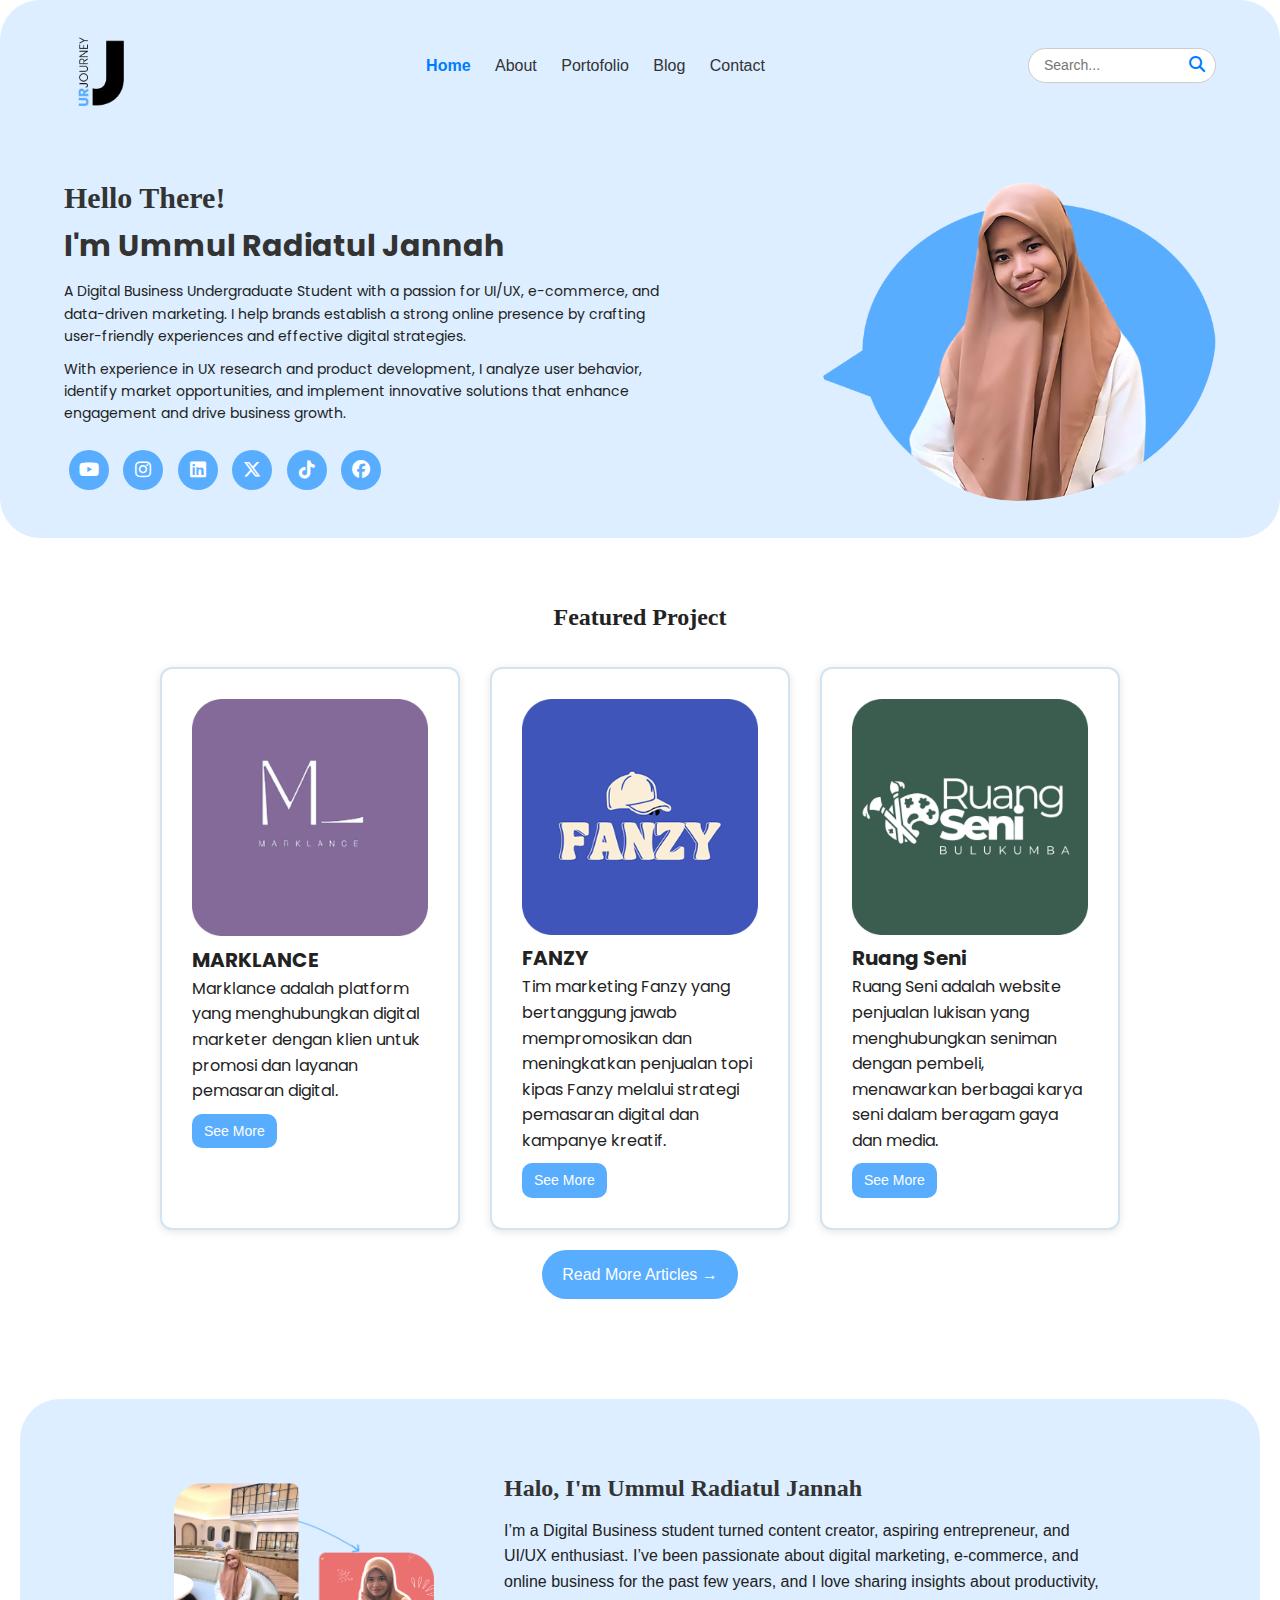
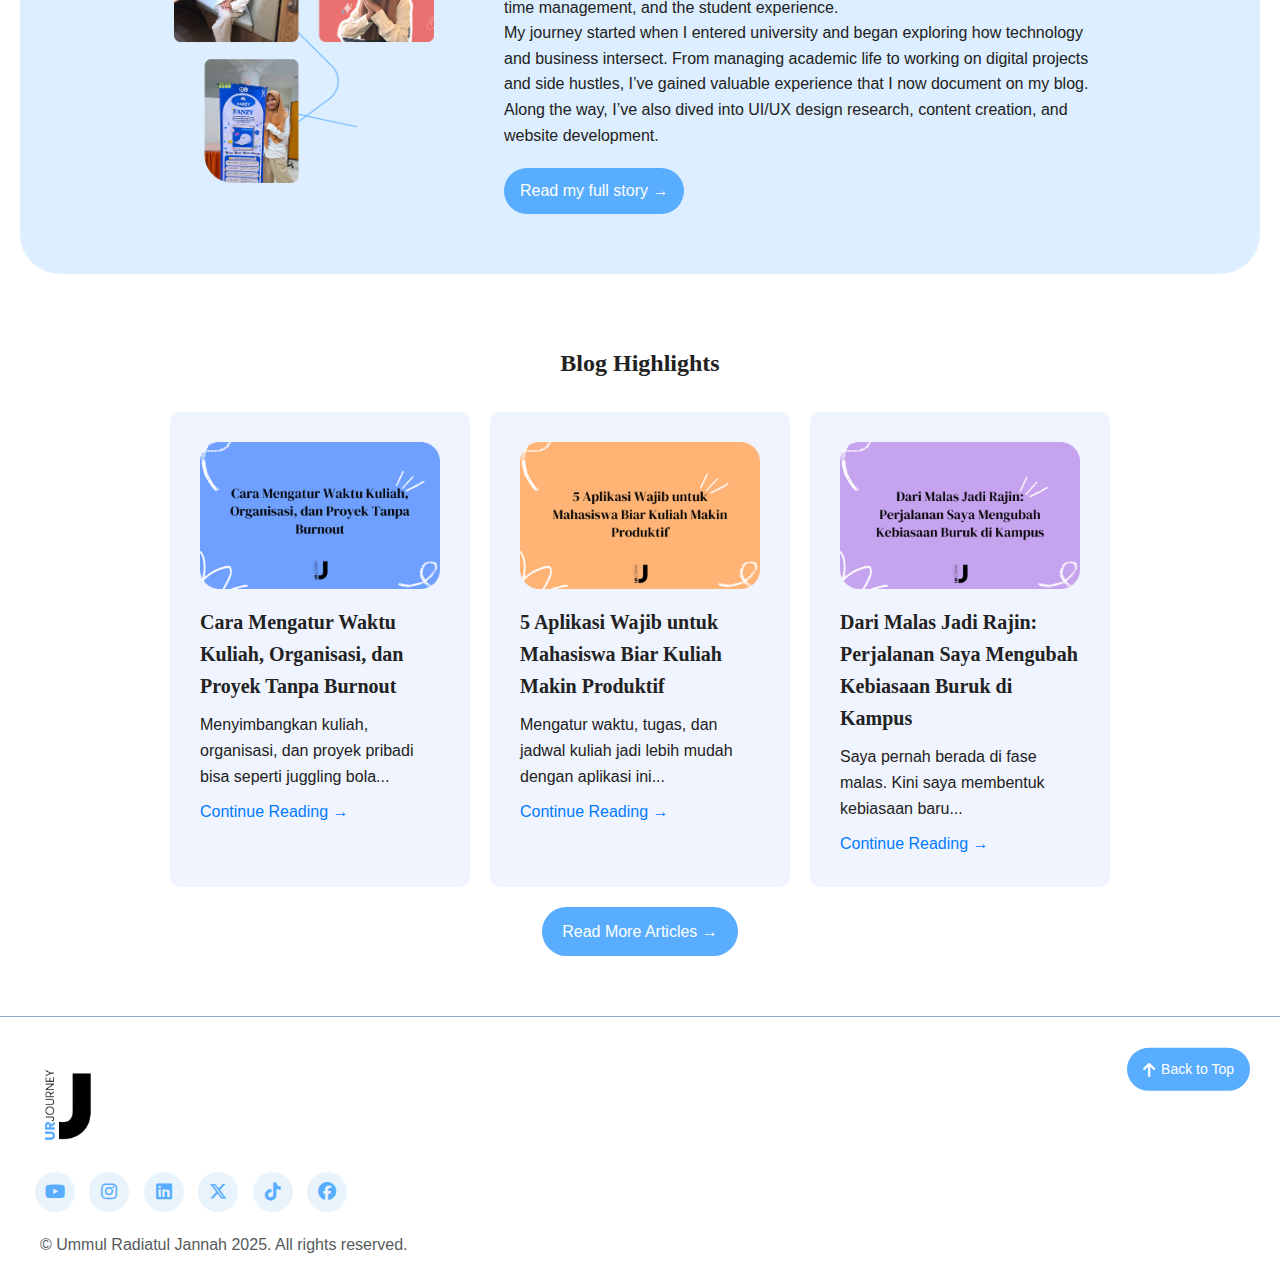
<file: index.html>
<!DOCTYPE html>
<html lang="id">
<head>
    <meta charset="UTF-8">
    <meta name="viewport" content="width=device-width, initial-scale=1.0">
    <title>Ummul Radiatul Jannah - Portfolio</title>
    <link rel="stylesheet" href="style.css">
    <link rel="stylesheet" href="https://cdnjs.cloudflare.com/ajax/libs/font-awesome/6.4.2/css/all.min.css">
    <link href="https://fonts.googleapis.com/css2?family=Poppins&display=swap" rel="stylesheet">
</head>
<body>
    <!-- Navbar -->
    <header id="header">
        <div class="logo">
            <img src="img/logo urjourney.png" alt="Logo" />
        </div>
        <nav>
            <a href="#" class="active" >Home</a>
            <a href="about.html">About</a>
            <a href="portofolio.html">Portofolio</a>
            <a href="blog.html">Blog</a>
            <a href="contact.html">Contact</a>
        </nav>
        <div class="search-box">
            <input type="text" placeholder="Search...">
            <button type="submit"><i class="fas fa-search"></i></button>
        </div>
    </header>

    <!-- Hero Section -->
    <section class="hero">
        <div class="hero-text">
            <h3>Hello There!</h3>
            <h1>I'm Ummul Radiatul Jannah</h1>
            <p>A Digital Business Undergraduate Student with a passion for UI/UX, e-commerce, and data-driven marketing. I help brands establish a strong online presence by crafting user-friendly experiences and effective digital strategies.</p>
            <p>With experience in UX research and product development, I analyze user behavior, identify market opportunities, and implement innovative solutions that enhance engagement and drive business growth.</p>
            <div class="social-icons">
                <a href="https://www.youtube.com/@ummulradiatuljannah9574"><i class="fab fa-youtube"></i></a>
                <a href="https://www.instagram.com/um..mul?igsh=ZWNvdjJiNXJ6N2o0"><i class="fab fa-instagram"></i></a>
                <a href="https://www.linkedin.com/in/ummul-radiatul-jannah-b45853348?utm_source=share&utm_campaign=share_via&utm_content=profile&utm_medium=android_app"><i class="fab fa-linkedin"></i></a>
                <a href="https://x.com/ummrdtl"><i class="fab fa-x-twitter"></i></a>
                <a href="https://www.tiktok.com/@asahi_firstlove?_r=1&_d=eicel5k458kh1k&sec_uid=MS4wLjABAAAAmo1YlJ6JBnOgdVRdHHCHv6d2KgFSWF78QlVHc7BPCPhmIa2eJ7Hxcg1HaNBEba79&share_author_id=6960121342817862657&sharer_language=id&source=h5_t&u_code=didj6c61bl1l3i&timestamp=1746513915&user_id=6960121342817862657&sec_user_id=MS4wLjABAAAAmo1YlJ6JBnOgdVRdHHCHv6d2KgFSWF78QlVHc7BPCPhmIa2eJ7Hxcg1HaNBEba79&utm_source=whatsapp&utm_campaign=client_share&utm_medium=android&share_iid=7463025151443519233&share_link_id=9b8ab357-e84e-48d5-a631-be7d41ee4bde&share_app_id=1180&ugbiz_name=ACCOUNT&ug_btm=b8727%2Cb7360&social_share_type=5&enable_checksum=1"><i class="fab fa-tiktok"></i></a>
                <a href="https://www.facebook.com/ummul.jannah.927"><i class="fab fa-facebook"></i></a>
            </div>
        </div>
        <div class="hero-img">
            <img src="img/ummulfotoweb.png" alt="Ummul Radiatul Jannah">
        </div>
    </section>

    <!-- Featured Project -->
    <section class="projects">
        <h2>Featured Project</h2>
        <div class="project-list">
            <div class="project-card highlight">
                <img src="img/marklance.png" alt="Marklance">
                <h3>MARKLANCE</h3>
                <p>Marklance adalah platform yang menghubungkan digital marketer dengan klien untuk promosi dan layanan pemasaran digital.</p>
                <a href="https://www.figma.com/design/PjZXbrwWw2XP2rcOxle6Lw/Tim-3-(Kelas-B)?node-id=0-1&p=f&t=vgu2EjSJSgjblVuY-0" class="read-button">See More</a>
            </div>
            <div class="project-card highlight">
                <img src="img/fanzy logo.png" alt="Fanzy">
                <h3>FANZY</h3>
                <p>Tim marketing Fanzy yang bertanggung jawab mempromosikan dan meningkatkan penjualan topi kipas Fanzy melalui strategi pemasaran digital dan kampanye kreatif.</p>
                <a href="https://drive.google.com/file/d/13QsEOYsQ0KgCrShq1lKra2TXdIgRkEs9/view?usp=sharing" class="read-button">See More</a>
            </div>
            <div class="project-card highlight">
                <img src="img/ruang seni 1.png" alt="Ruang Seni">
                <h3>Ruang Seni</h3>
                <p>Ruang Seni adalah website penjualan lukisan yang menghubungkan seniman dengan pembeli, menawarkan berbagai karya seni dalam beragam gaya dan media.</p>
                <a href="https://ruang-seni.vercel.app/" class="read-button">See More</a>
            </div>
        </div>
        <div style="text-align: center;">
        <a href="portofolio.html" class="btn">Read More Articles →</a>
        </div>
    </section>

    <!-- About -->
    <section class="about">
        <div class="about-img">
            <img src="img/ummulfoto about.png" alt="">
        </div>
        <div class="about-text">
            <h2>Halo, I'm Ummul Radiatul Jannah</h2>
            <p>I’m a Digital Business student turned content creator, aspiring entrepreneur, and UI/UX enthusiast. I’ve been passionate about digital marketing, e-commerce, and online business for the past few years, and I love sharing insights about productivity, time management, and the student experience.</p>
            <p>My journey started when I entered university and began exploring how technology and business intersect. From managing academic life to working on digital projects and side hustles, I’ve gained valuable experience that I now document on my blog. Along the way, I’ve also dived into UI/UX design research, content creation, and website development.</p>
            <a href="about.html" class="btn">Read my full story →</a>
        </div>
    </section>

    <!-- Blog Section -->
    <section class="blogs">
        <h2>Blog Highlights</h2>
        <div class="blog-list">
            <div class="blog-card">
                <img src="img/cara mengatur.png" alt="Cara Mengatur Waktu Kuliah" class="blog-image">
                <h3>Cara Mengatur Waktu Kuliah, Organisasi, dan Proyek Tanpa Burnout</h3>
                <p>Menyimbangkan kuliah, organisasi, dan proyek pribadi bisa seperti juggling bola...</p>
                <a href="tampilan artikel 1.html">Continue Reading →</a>
            </div>
            <div class="blog-card">
                <img src="img/5 aplikasi.png" alt="5 Aplikasi Wajib untuk Mahasiswa" class="blog-image">
                <h3>5 Aplikasi Wajib untuk Mahasiswa Biar Kuliah Makin Produktif</h3>
                <p>Mengatur waktu, tugas, dan jadwal kuliah jadi lebih mudah dengan aplikasi ini...</p>
                <a href="tampilan artikel 3.html">Continue Reading →</a>
            </div>
            <div class="blog-card">
                <img src="img/dari malas (1).png" alt="Dari Malas Jadi Rajin" class="blog-image">
                <h3>Dari Malas Jadi Rajin: Perjalanan Saya Mengubah Kebiasaan Buruk di Kampus</h3>
                <p>Saya pernah berada di fase malas. Kini saya membentuk kebiasaan baru...</p>
                <a href="tampilan artikel 3.html">Continue Reading →</a>
            </div>
        </div>
        <a href="portofolio.html" class="btn">Read More Articles →</a>
    </section>

    <!-- Footer -->
<footer>
    <div class="logo">
        <img src="img/logo urjouney pt2.png" alt="Logo" />
    </div>
    <div class="social-icons">
        <a href="https://www.youtube.com/@ummulradiatuljannah9574"><i class="fab fa-youtube"></i></a>
        <a href="https://www.instagram.com/um..mul?igsh=ZWNvdjJiNXJ6N2o0"><i class="fab fa-instagram"></i></a>
        <a href="https://www.linkedin.com/in/ummul-radiatul-jannah-b45853348?utm_source=share&utm_campaign=share_via&utm_content=profile&utm_medium=android_app"><i class="fab fa-linkedin"></i></a>
        <a href="https://x.com/ummrdtl"><i class="fab fa-x-twitter"></i></a>
        <a href="https://www.tiktok.com/@asahi_firstlove?_r=1&_d=eicel5k458kh1k&sec_uid=MS4wLjABAAAAmo1YlJ6JBnOgdVRdHHCHv6d2KgFSWF78QlVHc7BPCPhmIa2eJ7Hxcg1HaNBEba79&share_author_id=6960121342817862657&sharer_language=id&source=h5_t&u_code=didj6c61bl1l3i&timestamp=1746513915&user_id=6960121342817862657&sec_user_id=MS4wLjABAAAAmo1YlJ6JBnOgdVRdHHCHv6d2KgFSWF78QlVHc7BPCPhmIa2eJ7Hxcg1HaNBEba79&utm_source=whatsapp&utm_campaign=client_share&utm_medium=android&share_iid=7463025151443519233&share_link_id=9b8ab357-e84e-48d5-a631-be7d41ee4bde&share_app_id=1180&ugbiz_name=ACCOUNT&ug_btm=b8727%2Cb7360&social_share_type=5&enable_checksum=1"><i class="fab fa-tiktok"></i></a>
        <a href="https://www.facebook.com/ummul.jannah.927"><i class="fab fa-facebook"></i></a>
    </div>
    <div class="back-to-top">
      <a href="#header"><i class="fas fa-arrow-up"></i> Back to Top</a>
    </div>
    <p>&copy; Ummul Radiatul Jannah 2025. All rights reserved.</p>
</footer>

</body>
</html>
</file>
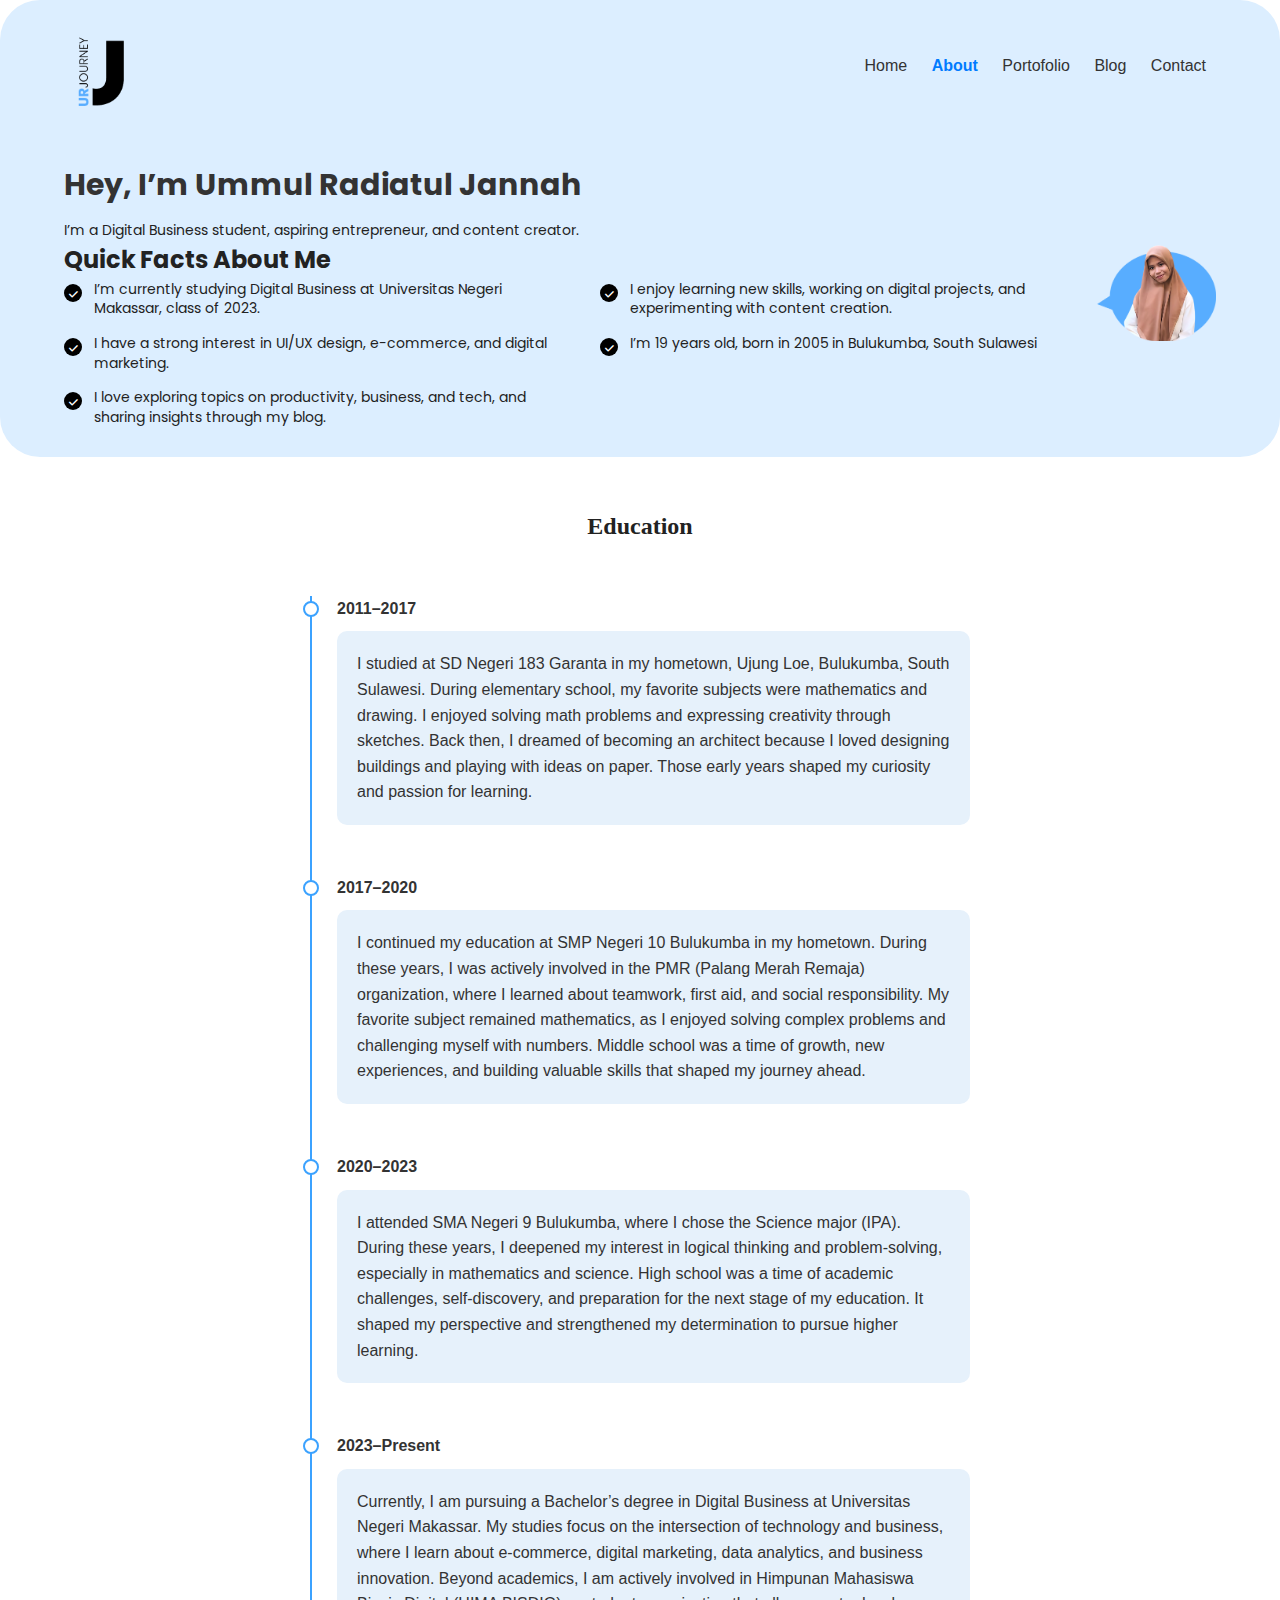
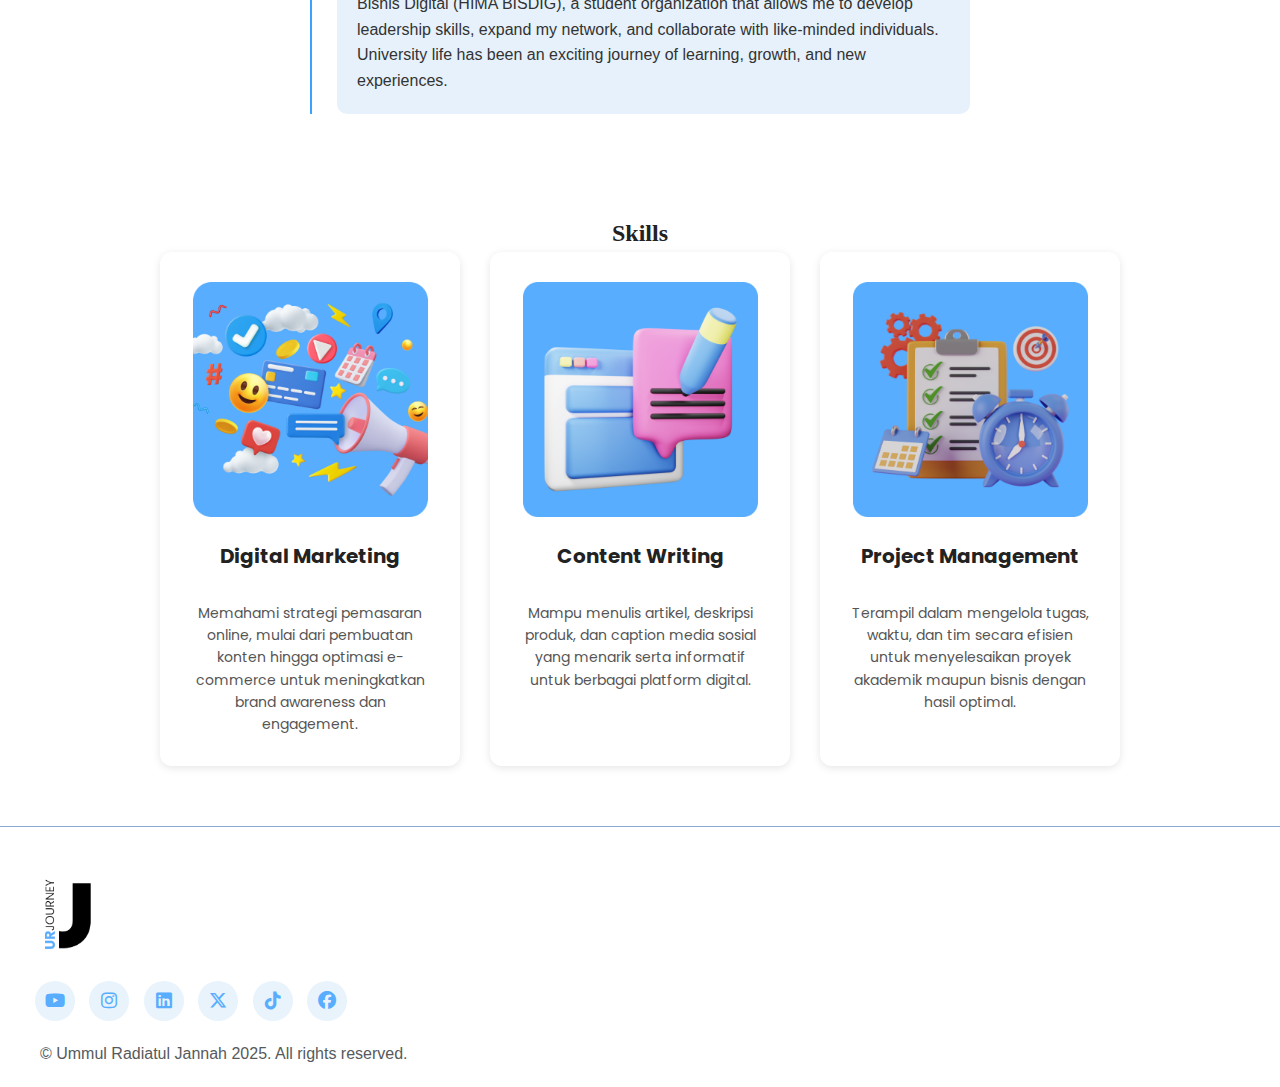
<file: about.html>
<!DOCTYPE html>
<html lang="id">
<head>
    <meta charset="UTF-8">
    <meta name="viewport" content="width=device-width, initial-scale=1.0">
    <title>Ummul Radiatul Jannah - Portfolio</title>
    <link rel="stylesheet" href="style.css">
    <link rel="stylesheet" href="https://cdnjs.cloudflare.com/ajax/libs/font-awesome/6.4.2/css/all.min.css">
    <link rel="stylesheet" href="https://cdnjs.cloudflare.com/ajax/libs/font-awesome/6.4.0/css/all.min.css">
    <link href="https://fonts.googleapis.com/css2?family=Poppins&display=swap" rel="stylesheet">
</head>
<body>
    <!-- Navbar -->
    <header>
      <div class="logo">
        <img src="img/logo urjourney.png" alt="Logo" />
      </div>
        <nav>
            <a href="index.html">Home</a>
            <a href="about.html" class="active">About</a>
            <a href="portofolio.html">Portofolio</a>
            <a href="blog.html">Blog</a>
            <a href="contact.html">Contact</a>
        </nav>
    </header>

    <section class="hero">
        <div class="hero-text">
            <h1>Hey, I’m Ummul Radiatul Jannah</h1>
            <p>I’m a Digital Business student, aspiring entrepreneur, and content creator.</p>
            <h2>Quick Facts About Me</h2>
            <ul class="checklist">
              <li><i class="fa fa-check"></i> I’m currently studying Digital Business at Universitas Negeri Makassar, class of 2023.</li>
              <li><i class="fa fa-check"></i> I enjoy learning new skills, working on digital projects, and experimenting with content creation.</li>
              <li><i class="fa fa-check"></i> I have a strong interest in UI/UX design, e-commerce, and digital marketing.</li>
              <li><i class="fa fa-check"></i> I’m 19 years old, born in 2005 in Bulukumba, South Sulawesi</li>
              <li><i class="fa fa-check"></i> I love exploring topics on productivity, business, and tech, and sharing insights through my blog.</li>
            </ul>            
        </div>
        <div class="intro-img">
          <img src="img/ummulfotoweb.png" alt="Ummul Radiatul Jannah">
        </div>
    </section>

    <section class="timeline-section">
        <h2>Education</h2>
        <div class="timeline">
          <div class="timeline-item">
            <div class="timeline-date">2011–2017</div>
            <div class="timeline-content">
              <p>
                I studied at SD Negeri 183 Garanta in my hometown, Ujung Loe, Bulukumba, South Sulawesi. During elementary school, my favorite subjects were mathematics and drawing. I enjoyed solving math problems and expressing creativity through sketches. Back then, I dreamed of becoming an architect because I loved designing buildings and playing with ideas on paper. Those early years shaped my curiosity and passion for learning.
              </p>
            </div>
          </div>
      
          <div class="timeline-item">
            <div class="timeline-date">2017–2020</div>
            <div class="timeline-content">
              <p>
                I continued my education at SMP Negeri 10 Bulukumba in my hometown. During these years, I was actively involved in the PMR (Palang Merah Remaja) organization, where I learned about teamwork, first aid, and social responsibility. My favorite subject remained mathematics, as I enjoyed solving complex problems and challenging myself with numbers. Middle school was a time of growth, new experiences, and building valuable skills that shaped my journey ahead.
              </p>
            </div>
          </div>
      
          <div class="timeline-item">
            <div class="timeline-date">2020–2023</div>
            <div class="timeline-content">
              <p>
                I attended SMA Negeri 9 Bulukumba, where I chose the Science major (IPA). During these years, I deepened my interest in logical thinking and problem-solving, especially in mathematics and science. High school was a time of academic challenges, self-discovery, and preparation for the next stage of my education. It shaped my perspective and strengthened my determination to pursue higher learning.
              </p>
            </div>
          </div>
      
          <div class="timeline-item">
            <div class="timeline-date">2023–Present</div>
            <div class="timeline-content">
              <p>
                Currently, I am pursuing a Bachelor’s degree in Digital Business at Universitas Negeri Makassar. My studies focus on the intersection of technology and business, where I learn about e-commerce, digital marketing, data analytics, and business innovation.
Beyond academics, I am actively involved in Himpunan Mahasiswa Bisnis Digital (HIMA BISDIG), a student organization that allows me to develop leadership skills, expand my network, and collaborate with like-minded individuals. University life has been an exciting journey of learning, growth, and new experiences.
              </p>
            </div>
          </div>
        </div>
      </section>
      
    

    <section class="skills">
        <h2>Skills</h2>
        <div class="skill-cards">
          <div class="skill-card">
            <img src="img/digmar.png" alt="Digital Marketing">
            <h3>Digital Marketing</h3>
            <p>Memahami strategi pemasaran online, mulai dari pembuatan konten hingga optimasi e-commerce untuk meningkatkan brand awareness dan engagement.</p>
          </div>
          <div class="skill-card">
            <img src="img/content writing.png" alt="Content Writing">
            <h3>Content Writing</h3>
            <p>Mampu menulis artikel, deskripsi produk, dan caption media sosial yang menarik serta informatif untuk berbagai platform digital.</p>
          </div>
          <div class="skill-card">
            <img src="img/project manajement.png" alt="Project Management">
            <h3>Project Management</h3>
            <p>Terampil dalam mengelola tugas, waktu, dan tim secara efisien untuk menyelesaikan proyek akademik maupun bisnis dengan hasil optimal.</p>
          </div>
        </div>
      </section>
      

    <!-- Footer -->
<footer>
  <div class="logo">
    <img src="img/logo urjouney pt2.png" alt="Logo" />
  </div>
    <div class="social-icons">
        <a href="https://www.youtube.com/@ummulradiatuljannah9574"><i class="fab fa-youtube"></i></a>
        <a href="https://www.instagram.com/um..mul?igsh=ZWNvdjJiNXJ6N2o0"><i class="fab fa-instagram"></i></a>
        <a href="https://www.linkedin.com/in/ummul-radiatul-jannah-b45853348?utm_source=share&utm_campaign=share_via&utm_content=profile&utm_medium=android_app"><i class="fab fa-linkedin"></i></a>
        <a href="https://x.com/ummrdtl"><i class="fab fa-x-twitter"></i></a>
        <a href="https://www.tiktok.com/@asahi_firstlove?_r=1&_d=eicel5k458kh1k&sec_uid=MS4wLjABAAAAmo1YlJ6JBnOgdVRdHHCHv6d2KgFSWF78QlVHc7BPCPhmIa2eJ7Hxcg1HaNBEba79&share_author_id=6960121342817862657&sharer_language=id&source=h5_t&u_code=didj6c61bl1l3i&timestamp=1746513915&user_id=6960121342817862657&sec_user_id=MS4wLjABAAAAmo1YlJ6JBnOgdVRdHHCHv6d2KgFSWF78QlVHc7BPCPhmIa2eJ7Hxcg1HaNBEba79&utm_source=whatsapp&utm_campaign=client_share&utm_medium=android&share_iid=7463025151443519233&share_link_id=9b8ab357-e84e-48d5-a631-be7d41ee4bde&share_app_id=1180&ugbiz_name=ACCOUNT&ug_btm=b8727%2Cb7360&social_share_type=5&enable_checksum=1"><i class="fab fa-tiktok"></i></a>
        <a href="https://www.facebook.com/ummul.jannah.927"><i class="fab fa-facebook"></i></a>
    </div>
    <p>&copy; Ummul Radiatul Jannah 2025. All rights reserved.</p>
</footer>

</body>
</html>
</file>
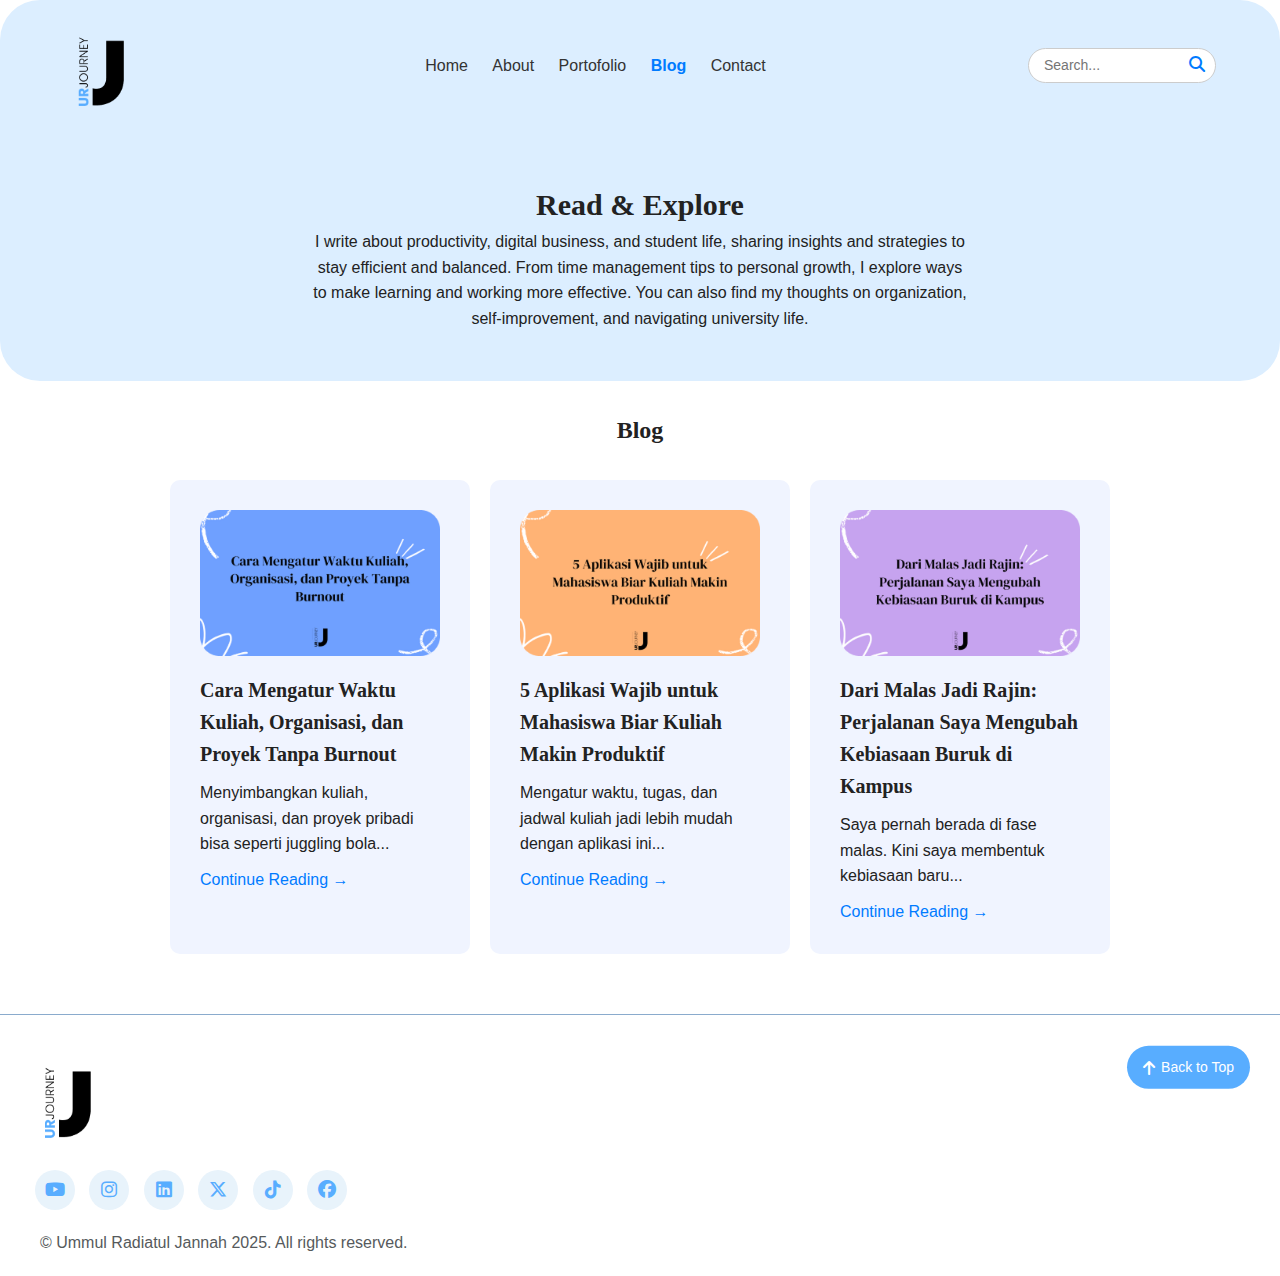
<file: blog.html>
<!DOCTYPE html>
<html lang="id">
<head>
    <meta charset="UTF-8">
    <meta name="viewport" content="width=device-width, initial-scale=1.0">
    <title>Ummul Radiatul Jannah - Portfolio</title>
    <link rel="stylesheet" href="style.css">
    <link rel="stylesheet" href="https://cdnjs.cloudflare.com/ajax/libs/font-awesome/6.4.2/css/all.min.css">
    <link href="https://fonts.googleapis.com/css2?family=Poppins&display=swap" rel="stylesheet">
</head>
<body>
    <!-- Navbar -->
    <header id="header">
        <div class="logo">
            <img src="img/logo urjourney.png" alt="Logo" />
        </div>
        <nav>
            <a href="index.html">Home</a>
            <a href="about.html">About</a>
            <a href="portofolio.html">Portofolio</a>
            <a href="#" class="active" >Blog</a>
            <a href="contact.html">Contact</a>
        </nav>
        <div class="search-box">
            <input type="text" placeholder="Search...">
            <button type="submit"><i class="fas fa-search"></i></button>
        </div>
    </header>

    <section class="hero">
        <div class="hero-content">
            <h3>Read & Explore</h3>
            <p>I write about productivity, digital business, and student life, sharing insights and strategies to stay efficient and balanced. From time management tips to personal growth, I explore ways to make learning and working more effective. You can also find my thoughts on organization, self-improvement, and navigating university life.</p>
        </div>
    </section>

    <section class="blogs">
        <h2>Blog</h2>
        <div class="blog-list">
            <div class="blog-card">
                <img src="img/cara mengatur.png" alt="Cara Mengatur Waktu Kuliah" class="blog-image">
                <h3>Cara Mengatur Waktu Kuliah, Organisasi, dan Proyek Tanpa Burnout</h3>
                <p>Menyimbangkan kuliah, organisasi, dan proyek pribadi bisa seperti juggling bola...</p>
                <a href="tampilan artikel 1.html">Continue Reading →</a>
            </div>
            <div class="blog-card">
                <img src="img/5 aplikasi.png" alt="5 Aplikasi Wajib untuk Mahasiswa" class="blog-image">
                <h3>5 Aplikasi Wajib untuk Mahasiswa Biar Kuliah Makin Produktif</h3>
                <p>Mengatur waktu, tugas, dan jadwal kuliah jadi lebih mudah dengan aplikasi ini...</p>
                <a href="tampilan artikel 2.html">Continue Reading →</a>
            </div>
            <div class="blog-card">
                <img src="img/dari malas (1).png" alt="Dari Malas Jadi Rajin" class="blog-image">
                <h3>Dari Malas Jadi Rajin: Perjalanan Saya Mengubah Kebiasaan Buruk di Kampus</h3>
                <p>Saya pernah berada di fase malas. Kini saya membentuk kebiasaan baru...</p>
                <a href="tampilan artikel 3.html">Continue Reading →</a>
            </div>
        </div>
    </section>

    <!-- Footer -->
<footer>
    <div class="logo">
        <img src="img/logo urjouney pt2.png" alt="Logo" />
    </div>
    <div class="social-icons">
        <a href="https://www.youtube.com/@ummulradiatuljannah9574"><i class="fab fa-youtube"></i></a>
        <a href="https://www.instagram.com/um..mul?igsh=ZWNvdjJiNXJ6N2o0"><i class="fab fa-instagram"></i></a>
        <a href="https://www.linkedin.com/in/ummul-radiatul-jannah-b45853348?utm_source=share&utm_campaign=share_via&utm_content=profile&utm_medium=android_app"><i class="fab fa-linkedin"></i></a>
        <a href="https://x.com/ummrdtl"><i class="fab fa-x-twitter"></i></a>
        <a href="https://www.tiktok.com/@asahi_firstlove?_r=1&_d=eicel5k458kh1k&sec_uid=MS4wLjABAAAAmo1YlJ6JBnOgdVRdHHCHv6d2KgFSWF78QlVHc7BPCPhmIa2eJ7Hxcg1HaNBEba79&share_author_id=6960121342817862657&sharer_language=id&source=h5_t&u_code=didj6c61bl1l3i&timestamp=1746513915&user_id=6960121342817862657&sec_user_id=MS4wLjABAAAAmo1YlJ6JBnOgdVRdHHCHv6d2KgFSWF78QlVHc7BPCPhmIa2eJ7Hxcg1HaNBEba79&utm_source=whatsapp&utm_campaign=client_share&utm_medium=android&share_iid=7463025151443519233&share_link_id=9b8ab357-e84e-48d5-a631-be7d41ee4bde&share_app_id=1180&ugbiz_name=ACCOUNT&ug_btm=b8727%2Cb7360&social_share_type=5&enable_checksum=1"><i class="fab fa-tiktok"></i></a>
        <a href="https://www.facebook.com/ummul.jannah.927"><i class="fab fa-facebook"></i></a>
    </div>
    <div class="back-to-top">
      <a href="#header"><i class="fas fa-arrow-up"></i> Back to Top</a>
    </div>
    <p>&copy; Ummul Radiatul Jannah 2025. All rights reserved.</p>
</footer>

</body>
</html>
</file>
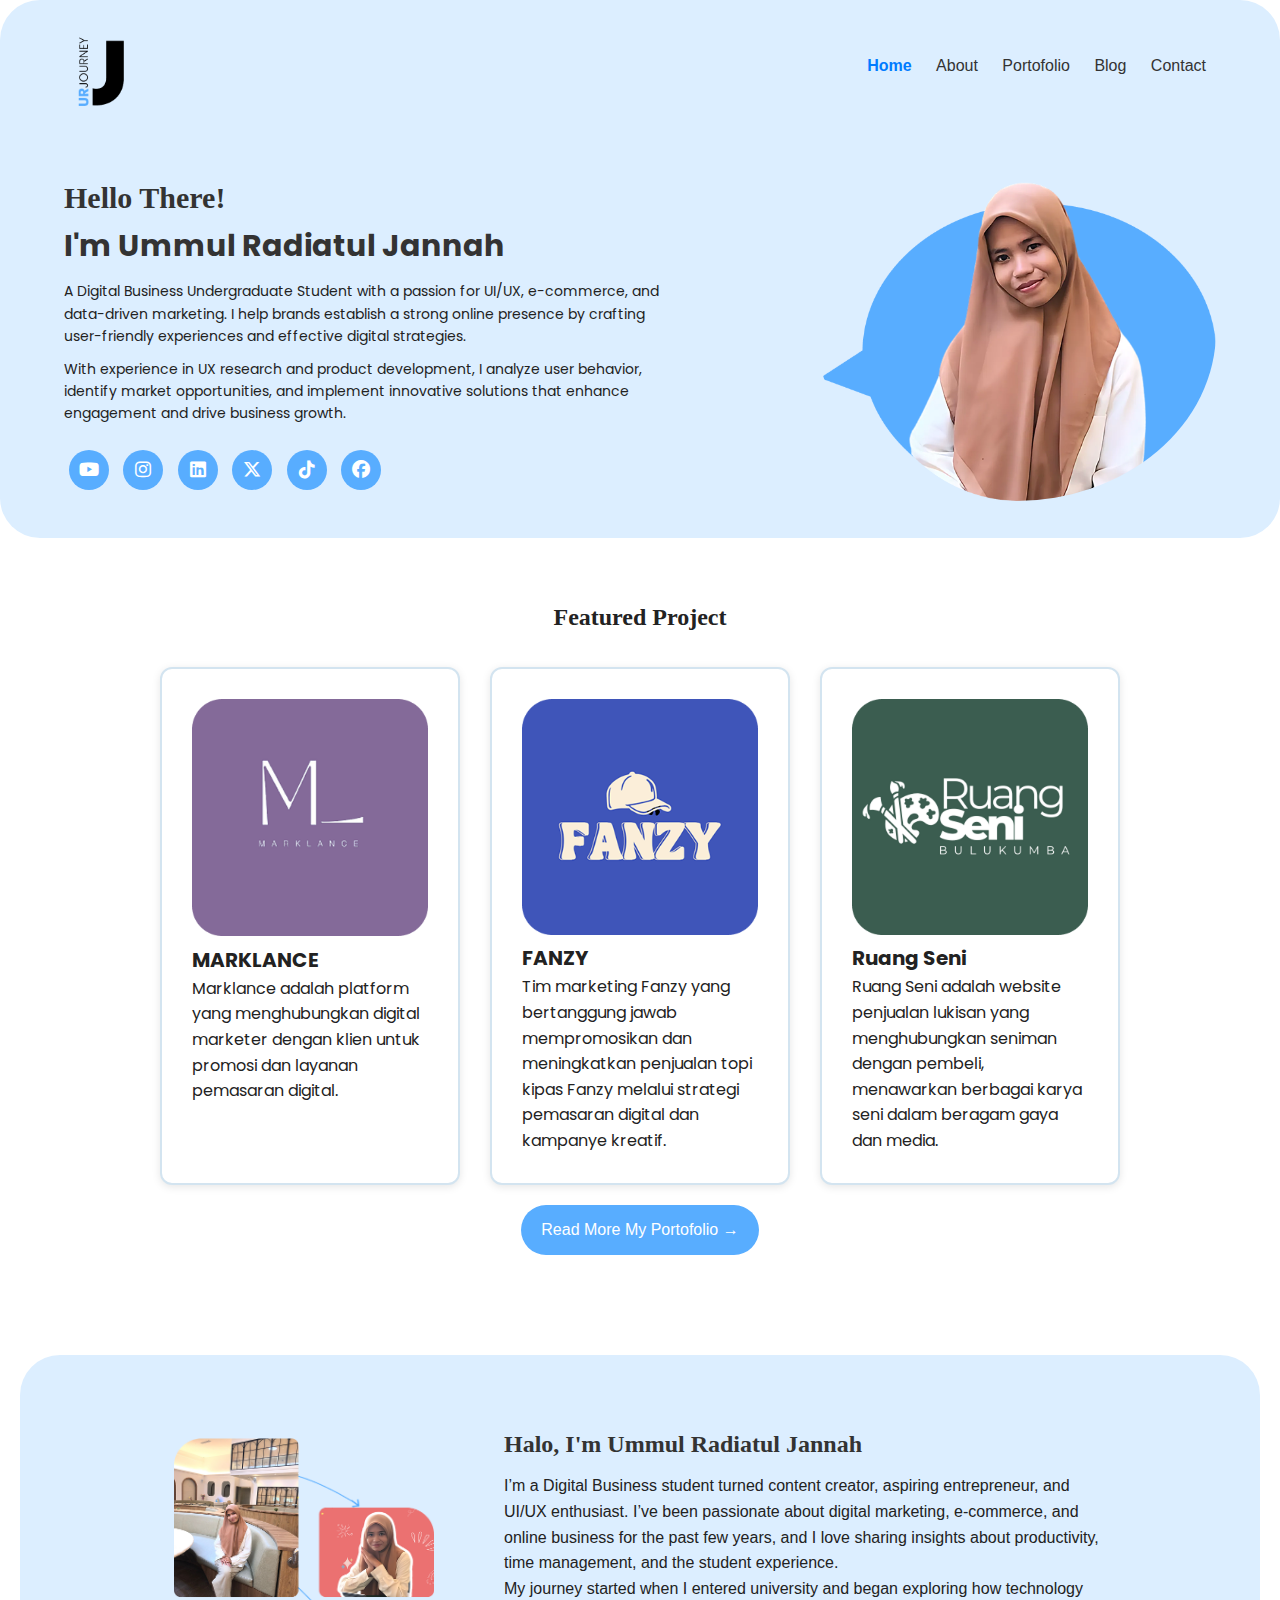
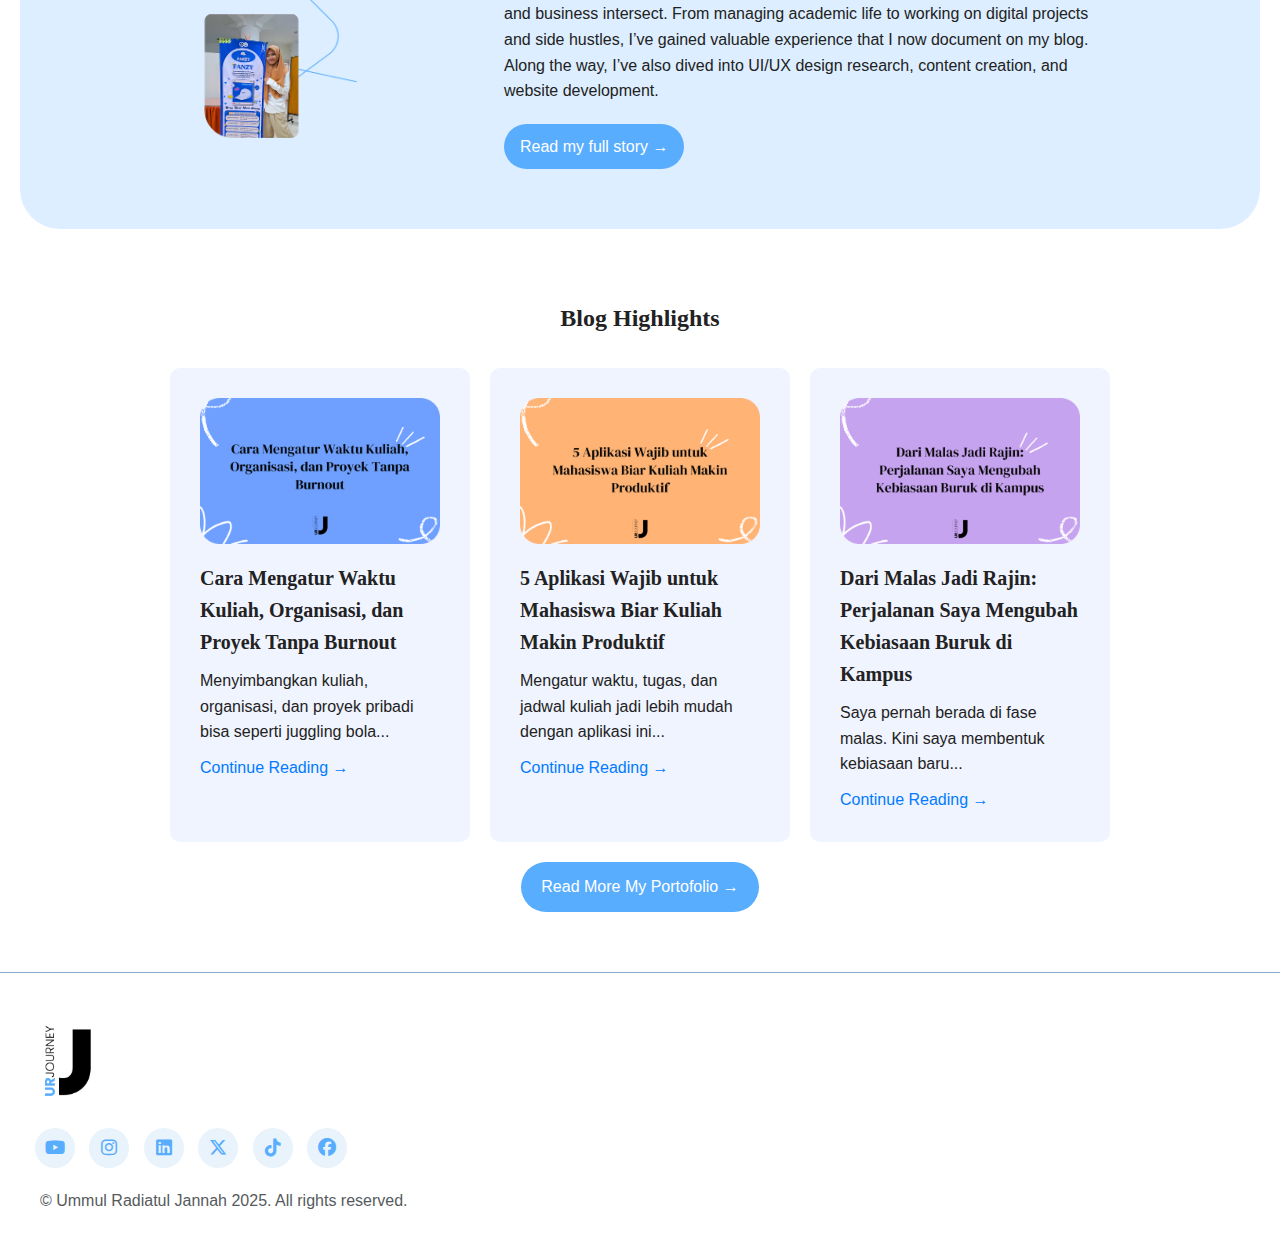
<file: home.html>
<!DOCTYPE html>
<html lang="id">
<head>
    <meta charset="UTF-8">
    <meta name="viewport" content="width=device-width, initial-scale=1.0">
    <title>Ummul Radiatul Jannah - Portfolio</title>
    <link rel="stylesheet" href="style.css">
    <link rel="stylesheet" href="https://cdnjs.cloudflare.com/ajax/libs/font-awesome/6.4.2/css/all.min.css">
    <link href="https://fonts.googleapis.com/css2?family=Poppins&display=swap" rel="stylesheet">
</head>
<body>
    <!-- Navbar -->
    <header>
        <div class="logo">
            <img src="img/logo urjourney.png" alt="Logo" />
        </div>
        <nav>
            <a href="#" class="active" >Home</a>
            <a href="about.html">About</a>
            <a href="portofolio.html">Portofolio</a>
            <a href="blog.html">Blog</a>
            <a href="contact.html">Contact</a>
        </nav>
    </header>

    <!-- Hero Section -->
    <section class="hero">
        <div class="hero-text">
            <h3>Hello There!</h3>
            <h1>I'm Ummul Radiatul Jannah</h1>
            <p>A Digital Business Undergraduate Student with a passion for UI/UX, e-commerce, and data-driven marketing. I help brands establish a strong online presence by crafting user-friendly experiences and effective digital strategies.</p>
            <p>With experience in UX research and product development, I analyze user behavior, identify market opportunities, and implement innovative solutions that enhance engagement and drive business growth.</p>
            <div class="social-icons">
                <a href="https://www.youtube.com/@ummulradiatuljannah9574"><i class="fab fa-youtube"></i></a>
                <a href="https://www.instagram.com/um..mul?igsh=ZWNvdjJiNXJ6N2o0"><i class="fab fa-instagram"></i></a>
                <a href="https://www.linkedin.com/in/ummul-radiatul-jannah-b45853348?utm_source=share&utm_campaign=share_via&utm_content=profile&utm_medium=android_app"><i class="fab fa-linkedin"></i></a>
                <a href="https://x.com/ummrdtl"><i class="fab fa-x-twitter"></i></a>
                <a href="https://www.tiktok.com/@asahi_firstlove?_r=1&_d=eicel5k458kh1k&sec_uid=MS4wLjABAAAAmo1YlJ6JBnOgdVRdHHCHv6d2KgFSWF78QlVHc7BPCPhmIa2eJ7Hxcg1HaNBEba79&share_author_id=6960121342817862657&sharer_language=id&source=h5_t&u_code=didj6c61bl1l3i&timestamp=1746513915&user_id=6960121342817862657&sec_user_id=MS4wLjABAAAAmo1YlJ6JBnOgdVRdHHCHv6d2KgFSWF78QlVHc7BPCPhmIa2eJ7Hxcg1HaNBEba79&utm_source=whatsapp&utm_campaign=client_share&utm_medium=android&share_iid=7463025151443519233&share_link_id=9b8ab357-e84e-48d5-a631-be7d41ee4bde&share_app_id=1180&ugbiz_name=ACCOUNT&ug_btm=b8727%2Cb7360&social_share_type=5&enable_checksum=1"><i class="fab fa-tiktok"></i></a>
                <a href="#"><i class="fab fa-facebook"></i></a>
            </div>
        </div>
        <div class="hero-img">
            <img src="img/ummulfotoweb.png" alt="Ummul Radiatul Jannah">
        </div>
    </section>

    <!-- Featured Project -->
    <section class="projects">
        <h2>Featured Project</h2>
        <div class="project-list">
            <div class="project-card highlight">
                <img src="img/marklance.png" alt="Marklance">
                <h3>MARKLANCE</h3>
                <p>Marklance adalah platform yang menghubungkan digital marketer dengan klien untuk promosi dan layanan pemasaran digital.</p>
            </div>
            <div class="project-card highlight">
                <img src="img/fanzy logo.png" alt="Fanzy">
                <h3>FANZY</h3>
                <p>Tim marketing Fanzy yang bertanggung jawab mempromosikan dan meningkatkan penjualan topi kipas Fanzy melalui strategi pemasaran digital dan kampanye kreatif.</p>
            </div>
            <div class="project-card highlight">
                <img src="img/ruang seni 1.png" alt="Ruang Seni">
                <h3>Ruang Seni</h3>
                <p>Ruang Seni adalah website penjualan lukisan yang menghubungkan seniman dengan pembeli, menawarkan berbagai karya seni dalam beragam gaya dan media.</p>
            </div>
        </div>
        <a href="portofolio.html" class="btn">Read More My Portofolio →</a>
    </section>

    <!-- About -->
    <section class="about">
        <div class="about-img">
            <img src="img/ummulfoto about.png" alt="">
        </div>
        <div class="about-text">
            <h2>Halo, I'm Ummul Radiatul Jannah</h2>
            <p>I’m a Digital Business student turned content creator, aspiring entrepreneur, and UI/UX enthusiast. I’ve been passionate about digital marketing, e-commerce, and online business for the past few years, and I love sharing insights about productivity, time management, and the student experience.</p>
            <p>My journey started when I entered university and began exploring how technology and business intersect. From managing academic life to working on digital projects and side hustles, I’ve gained valuable experience that I now document on my blog. Along the way, I’ve also dived into UI/UX design research, content creation, and website development.</p>
            <a href="about.html" class="btn">Read my full story →</a>
        </div>
    </section>

    <!-- Blog Section -->
    <section class="blogs">
        <h2>Blog Highlights</h2>
        <div class="blog-list">
            <div class="blog-card">
                <img src="img/cara mengatur.png" alt="Cara Mengatur Waktu Kuliah" class="blog-image">
                <h3>Cara Mengatur Waktu Kuliah, Organisasi, dan Proyek Tanpa Burnout</h3>
                <p>Menyimbangkan kuliah, organisasi, dan proyek pribadi bisa seperti juggling bola...</p>
                <a href="#">Continue Reading →</a>
            </div>
            <div class="blog-card">
                <img src="img/5 aplikasi.png" alt="5 Aplikasi Wajib untuk Mahasiswa" class="blog-image">
                <h3>5 Aplikasi Wajib untuk Mahasiswa Biar Kuliah Makin Produktif</h3>
                <p>Mengatur waktu, tugas, dan jadwal kuliah jadi lebih mudah dengan aplikasi ini...</p>
                <a href="#">Continue Reading →</a>
            </div>
            <div class="blog-card">
                <img src="img/dari malas (1).png" alt="Dari Malas Jadi Rajin" class="blog-image">
                <h3>Dari Malas Jadi Rajin: Perjalanan Saya Mengubah Kebiasaan Buruk di Kampus</h3>
                <p>Saya pernah berada di fase malas. Kini saya membentuk kebiasaan baru...</p>
                <a href="#">Continue Reading →</a>
            </div>
        </div>
        <a href="portofolio.html" class="btn">Read More My Portofolio →</a>
    </section>

    <!-- Footer -->
<footer>
    <div class="logo">
        <img src="img/logo urjouney pt2.png" alt="Logo" />
    </div>
    <div class="social-icons">
        <a href="https://www.youtube.com/@ummulradiatuljannah9574"><i class="fab fa-youtube"></i></a>
        <a href="#"><i class="fab fa-instagram"></i></a>
        <a href="https://www.linkedin.com/in/ummul-radiatul-jannah-b45853348?utm_source=share&utm_campaign=share_via&utm_content=profile&utm_medium=android_app"><i class="fab fa-linkedin"></i></a>
        <a href="#"><i class="fab fa-x-twitter"></i></a>
        <a href="https://www.tiktok.com/@asahi_firstlove?_r=1&_d=eicel5k458kh1k&sec_uid=MS4wLjABAAAAmo1YlJ6JBnOgdVRdHHCHv6d2KgFSWF78QlVHc7BPCPhmIa2eJ7Hxcg1HaNBEba79&share_author_id=6960121342817862657&sharer_language=id&source=h5_t&u_code=didj6c61bl1l3i&timestamp=1746513915&user_id=6960121342817862657&sec_user_id=MS4wLjABAAAAmo1YlJ6JBnOgdVRdHHCHv6d2KgFSWF78QlVHc7BPCPhmIa2eJ7Hxcg1HaNBEba79&utm_source=whatsapp&utm_campaign=client_share&utm_medium=android&share_iid=7463025151443519233&share_link_id=9b8ab357-e84e-48d5-a631-be7d41ee4bde&share_app_id=1180&ugbiz_name=ACCOUNT&ug_btm=b8727%2Cb7360&social_share_type=5&enable_checksum=1"><i class="fab fa-tiktok"></i></a>
        <a href="#"><i class="fab fa-facebook"></i></a>
    </div>
    <p>&copy; Ummul Radiatul Jannah 2025. All rights reserved.</p>
</footer>

</body>
</html>
</file>
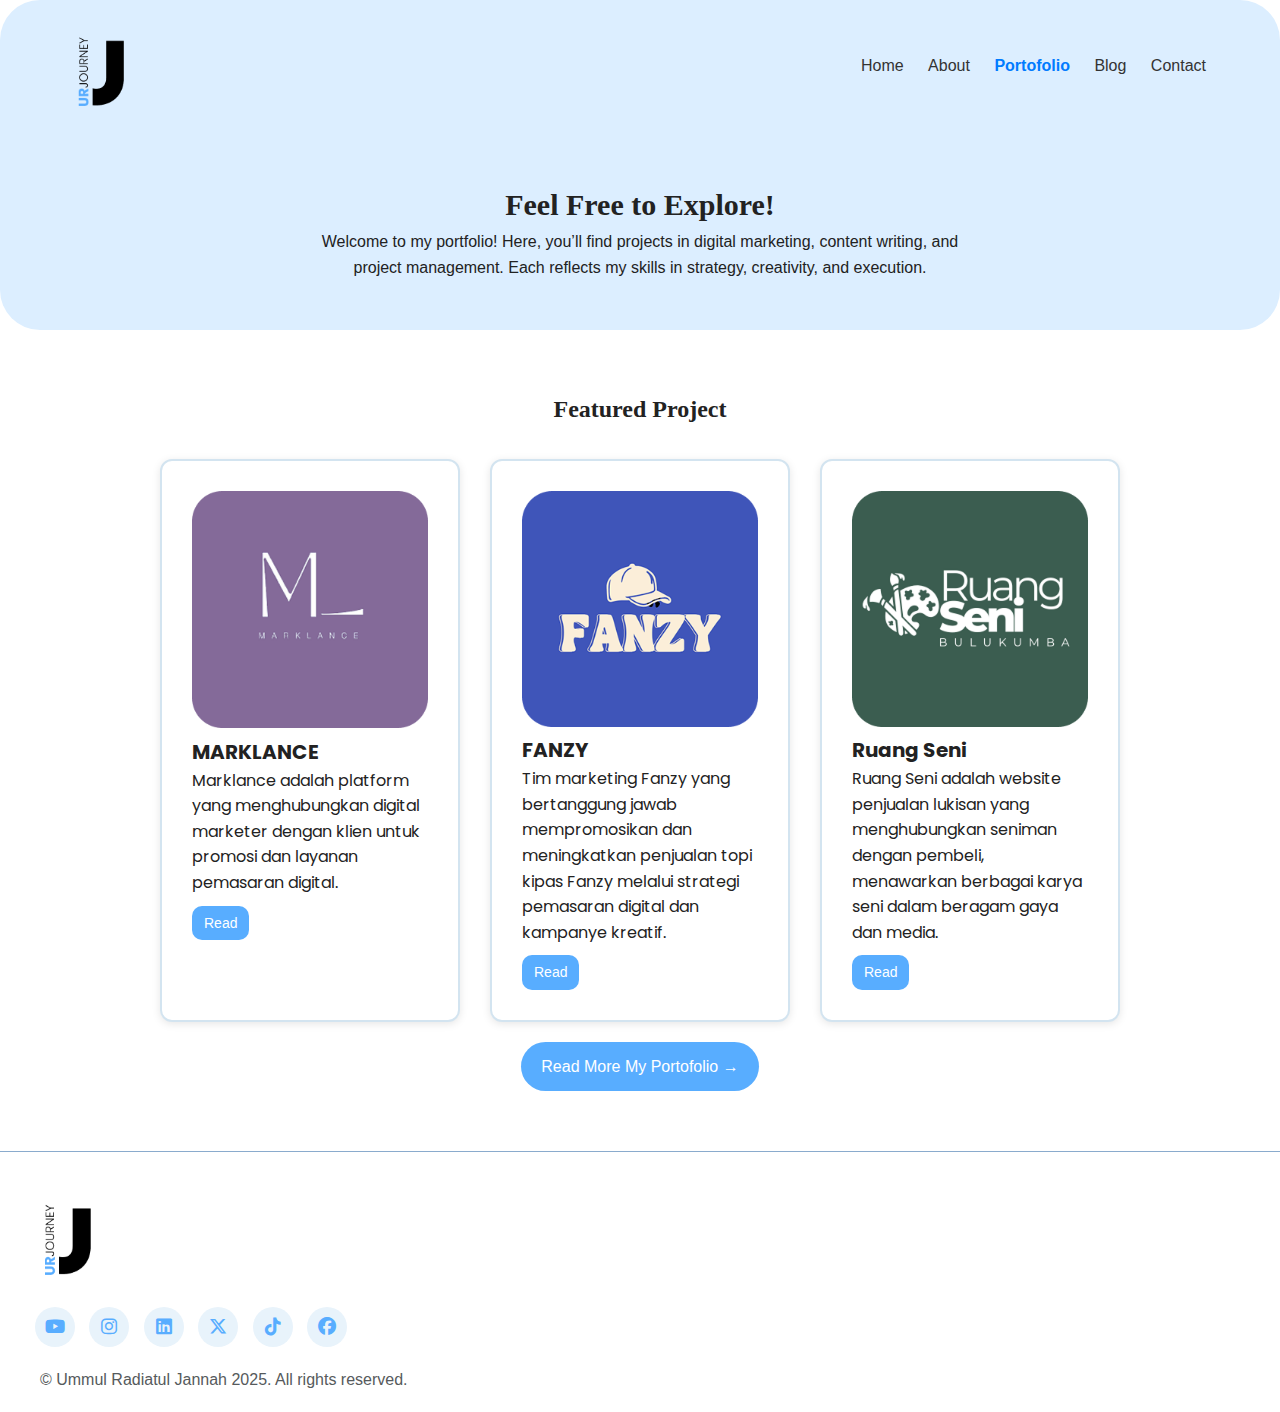
<file: portofolio.html>
<!DOCTYPE html>
<html lang="id">
<head>
    <meta charset="UTF-8">
    <meta name="viewport" content="width=device-width, initial-scale=1.0">
    <title>Ummul Radiatul Jannah - Portfolio</title>
    <link rel="stylesheet" href="style.css">
    <link rel="stylesheet" href="https://cdnjs.cloudflare.com/ajax/libs/font-awesome/6.4.2/css/all.min.css">
    <link href="https://fonts.googleapis.com/css2?family=Poppins&display=swap" rel="stylesheet">
</head>
<body>
    <!-- Navbar -->
    <header>
        <div class="logo">
            <img src="img/logo urjourney.png" alt="Logo" />
        </div>
        <nav>
            <a href="home.html">Home</a>
            <a href="about.html">About</a>
            <a href="#" class="active" >Portofolio</a>
            <a href="blog.html">Blog</a>
            <a href="contact.html">Contact</a>
        </nav>
    </header>

    <section class="hero">
        <div class="hero-content">
            <h3>Feel Free to Explore!</h3>
            <p>Welcome to my portfolio! Here, you’ll find projects in digital marketing, content writing, and project management. Each reflects my skills in strategy, creativity, and execution.</p>
        </div>
    </section>

    <section class="projects">
        <h2>Featured Project</h2>
        <div class="project-list">
            <div class="project-card highlight">
                <img src="img/marklance.png" alt="Marklance">
                <h3>MARKLANCE</h3>
                <p>Marklance adalah platform yang menghubungkan digital marketer dengan klien untuk promosi dan layanan pemasaran digital.</p>
                <a href="https://www.figma.com/design/PjZXbrwWw2XP2rcOxle6Lw/Tim-3-(Kelas-B)?node-id=0-1&p=f&t=vgu2EjSJSgjblVuY-0" class="read-button">Read</a>
            </div>
            <div class="project-card highlight">
                <img src="img/fanzy logo.png" alt="Fanzy">
                <h3>FANZY</h3>
                <p>Tim marketing Fanzy yang bertanggung jawab mempromosikan dan meningkatkan penjualan topi kipas Fanzy melalui strategi pemasaran digital dan kampanye kreatif.</p>
                <a href="https://drive.google.com/file/d/13QsEOYsQ0KgCrShq1lKra2TXdIgRkEs9/view?usp=sharing" class="read-button">Read</a>
            </div>
            <div class="project-card highlight">
                <img src="img/ruang seni 1.png" alt="Ruang Seni">
                <h3>Ruang Seni</h3>
                <p>Ruang Seni adalah website penjualan lukisan yang menghubungkan seniman dengan pembeli, menawarkan berbagai karya seni dalam beragam gaya dan media.</p>
                <a href="https://ruang-seni.vercel.app/" class="read-button">Read</a>
            </div>
        </div>
        <a href="portofolio.html" class="btn">Read More My Portofolio →</a>
    </section>

    <!-- Footer -->
<footer>
    <div class="logo">
        <img src="img/logo urjouney pt2.png" alt="Logo" />
    </div>
    <div class="social-icons">
        <a href="https://www.youtube.com/@ummulradiatuljannah9574"><i class="fab fa-youtube"></i></a>
        <a href="https://www.instagram.com/um..mul?igsh=ZWNvdjJiNXJ6N2o0"><i class="fab fa-instagram"></i></a>
        <a href="https://www.linkedin.com/in/ummul-radiatul-jannah-b45853348?utm_source=share&utm_campaign=share_via&utm_content=profile&utm_medium=android_app"><i class="fab fa-linkedin"></i></a>
        <a href="https://x.com/ummrdtl"><i class="fab fa-x-twitter"></i></a>
        <a href="https://www.tiktok.com/@asahi_firstlove?_r=1&_d=eicel5k458kh1k&sec_uid=MS4wLjABAAAAmo1YlJ6JBnOgdVRdHHCHv6d2KgFSWF78QlVHc7BPCPhmIa2eJ7Hxcg1HaNBEba79&share_author_id=6960121342817862657&sharer_language=id&source=h5_t&u_code=didj6c61bl1l3i&timestamp=1746513915&user_id=6960121342817862657&sec_user_id=MS4wLjABAAAAmo1YlJ6JBnOgdVRdHHCHv6d2KgFSWF78QlVHc7BPCPhmIa2eJ7Hxcg1HaNBEba79&utm_source=whatsapp&utm_campaign=client_share&utm_medium=android&share_iid=7463025151443519233&share_link_id=9b8ab357-e84e-48d5-a631-be7d41ee4bde&share_app_id=1180&ugbiz_name=ACCOUNT&ug_btm=b8727%2Cb7360&social_share_type=5&enable_checksum=1"><i class="fab fa-tiktok"></i></a>
        <a href="https://www.facebook.com/ummul.jannah.927"><i class="fab fa-facebook"></i></a>
    </div>
    <p>&copy; Ummul Radiatul Jannah 2025. All rights reserved.</p>
</footer>

</body>
</html>
</file>
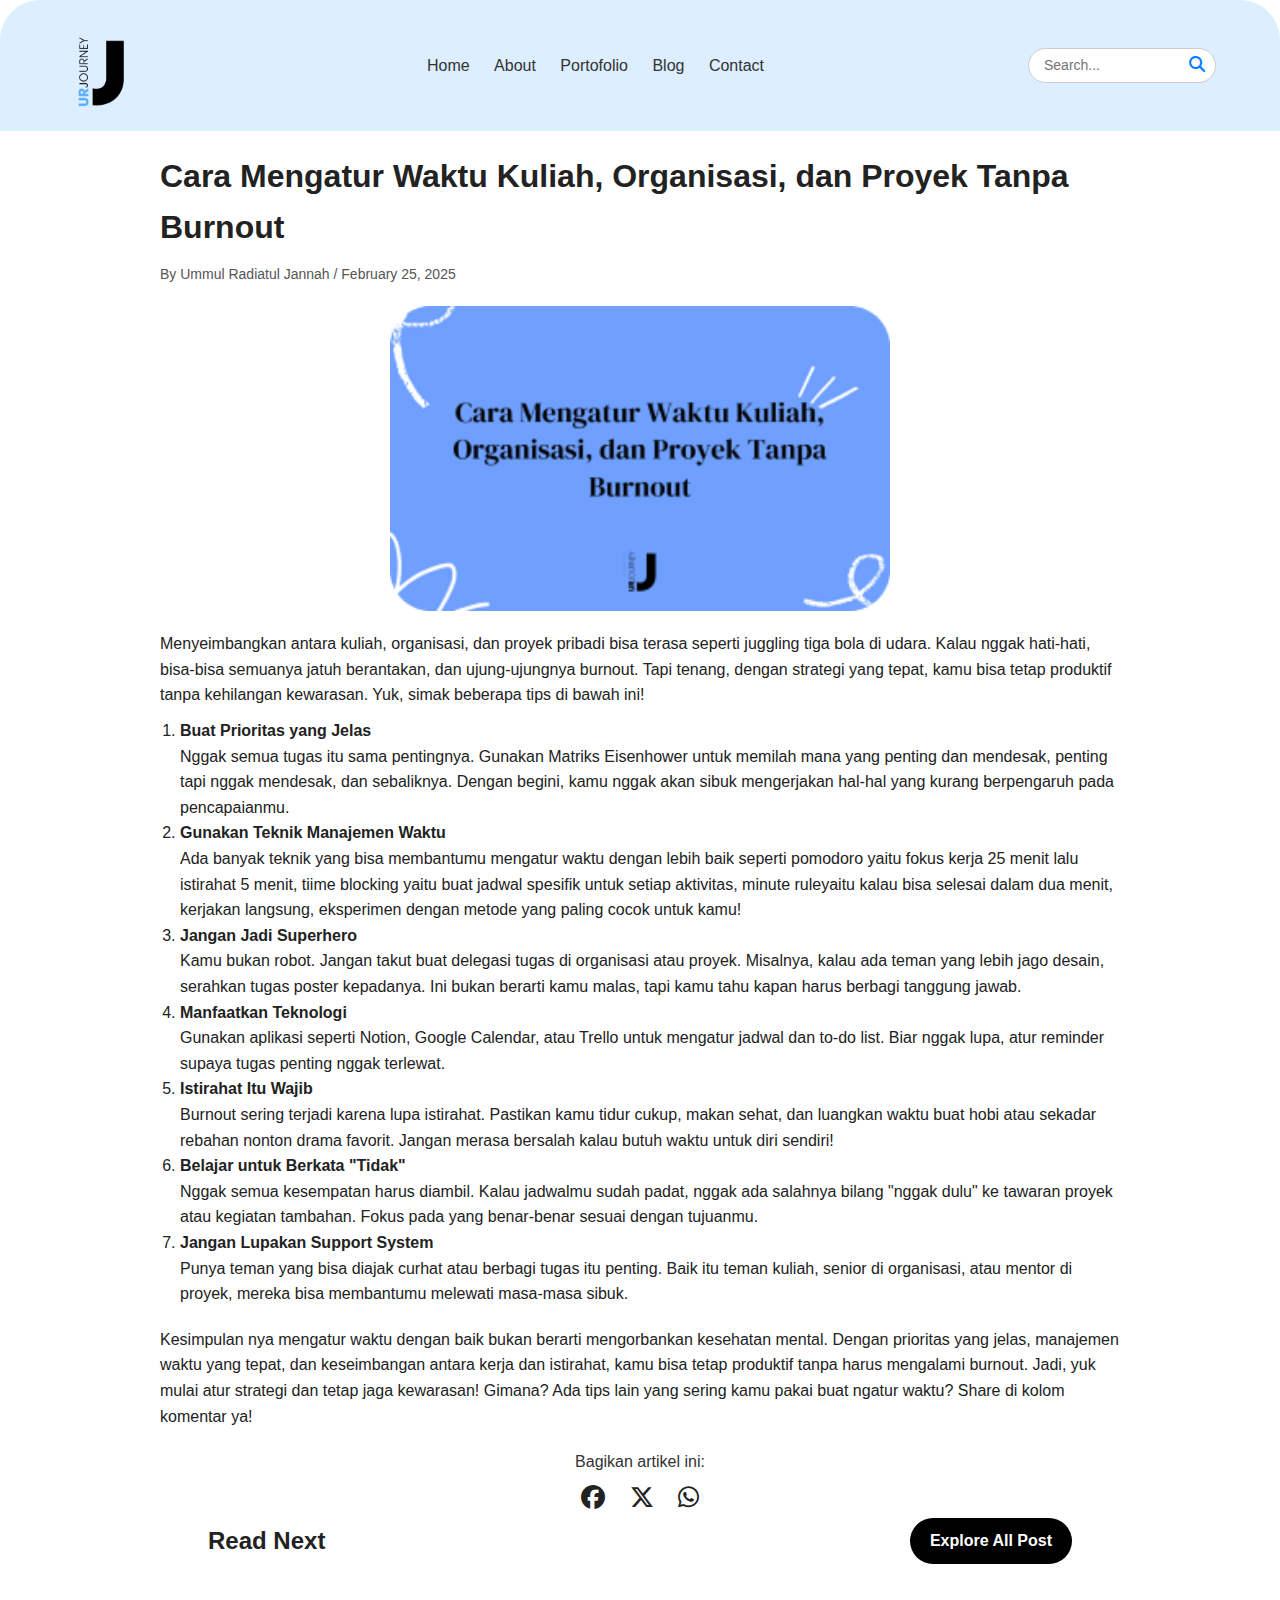
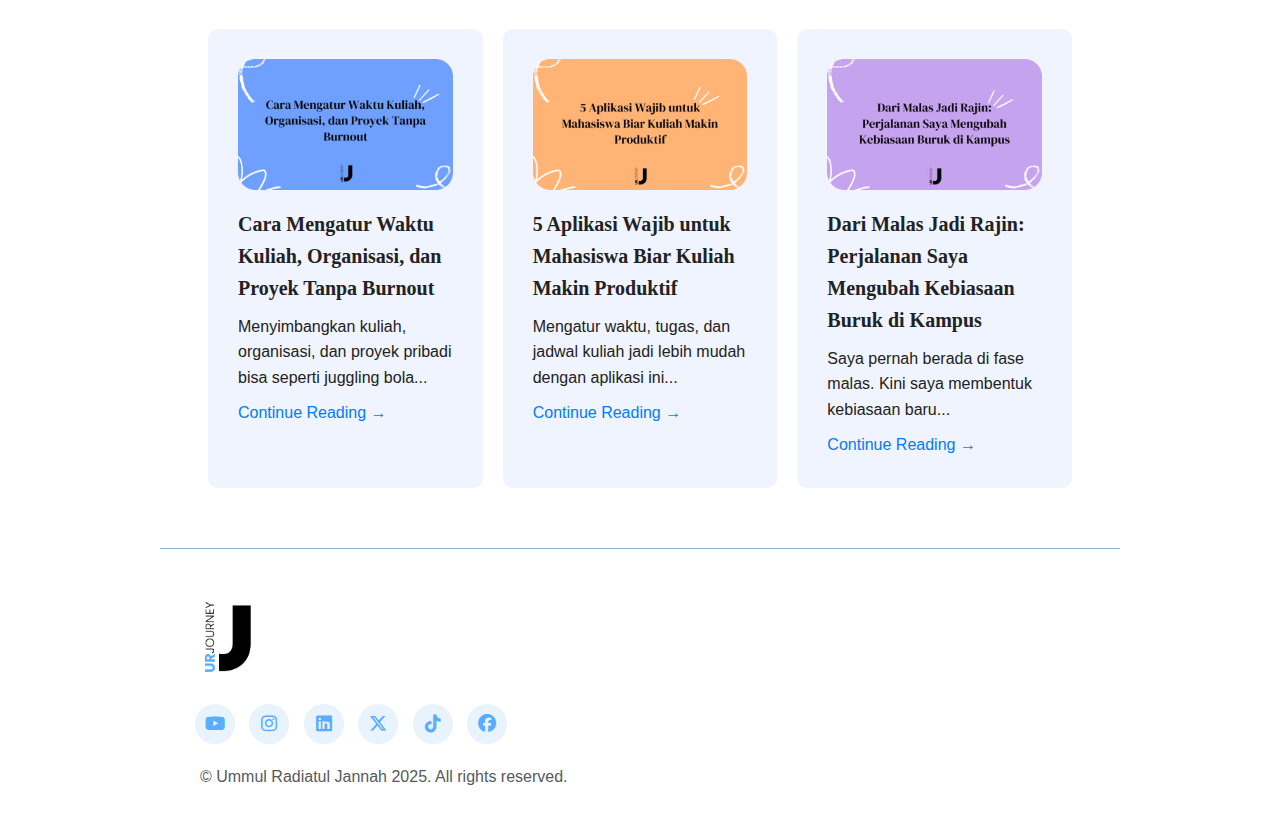
<file: tampilan artikel 1.html>
<!DOCTYPE html>
<html lang="id">
<head>
    <meta charset="UTF-8">
    <meta name="viewport" content="width=device-width, initial-scale=1.0">
    <title>Ummul Radiatul Jannah - Portfolio</title>
    <link rel="stylesheet" href="style.css">
    <link rel="stylesheet" href="https://cdnjs.cloudflare.com/ajax/libs/font-awesome/6.4.2/css/all.min.css">
    <link href="https://fonts.googleapis.com/css2?family=Poppins&display=swap" rel="stylesheet">
</head>
<body>
    <!-- Navbar -->
    <header>
        <div class="logo">
            <img src="img/logo urjourney.png" alt="Logo" />
        </div>
        <nav>
            <a href="index.html">Home</a>
            <a href="about.html">About</a>
            <a href="portofolio.html">Portofolio</a>
            <a href="blog.html">Blog</a>
            <a href="contact.html">Contact</a>
        </nav>
        <div class="search-box">
            <input type="text" placeholder="Search...">
            <button type="submit"><i class="fas fa-search"></i></button>
        </div>
    </header>

    <main class="container">
        <article class="content">
          <h1>Cara Mengatur Waktu Kuliah, Organisasi, dan Proyek Tanpa Burnout</h1>
          <p class="meta">By Ummul Radiatul Jannah / February 25, 2025</p>
          <img src="img/cara mengatur.png" alt="Cover Artikel" class="cara mengatur waktu"/>
    
          <div class="article-body">
            <p>Menyeimbangkan antara kuliah, organisasi, dan proyek pribadi bisa terasa seperti juggling tiga bola di udara. Kalau nggak hati-hati, bisa-bisa semuanya jatuh berantakan, dan ujung-ujungnya burnout. Tapi tenang, dengan strategi yang tepat, kamu bisa tetap produktif tanpa kehilangan kewarasan. Yuk, simak beberapa tips di bawah ini!</p>
    
            <ol>
              <li><strong>Buat Prioritas yang Jelas</strong><br>Nggak semua tugas itu sama pentingnya. Gunakan Matriks Eisenhower untuk memilah mana yang penting dan mendesak, penting tapi nggak mendesak, dan sebaliknya. Dengan begini, kamu nggak akan sibuk mengerjakan hal-hal yang kurang berpengaruh pada pencapaianmu.</li>
              <li><strong>Gunakan Teknik Manajemen Waktu</strong><br>Ada banyak teknik yang bisa membantumu mengatur waktu dengan lebih baik seperti pomodoro yaitu fokus kerja 25 menit lalu istirahat 5 menit, tiime blocking yaitu buat jadwal spesifik untuk setiap aktivitas, minute ruleyaitu kalau bisa selesai dalam dua menit, kerjakan langsung, eksperimen dengan metode yang paling cocok untuk kamu!</li>
              <li><strong>Jangan Jadi Superhero</strong><br>Kamu bukan robot. Jangan takut buat delegasi tugas di organisasi atau proyek. Misalnya, kalau ada teman yang lebih jago desain, serahkan tugas poster kepadanya. Ini bukan berarti kamu malas, tapi kamu tahu kapan harus berbagi tanggung jawab.</li>
              <li><strong>Manfaatkan Teknologi</strong><br>Gunakan aplikasi seperti Notion, Google Calendar, atau Trello untuk mengatur jadwal dan to-do list. Biar nggak lupa, atur reminder supaya tugas penting nggak terlewat.</li>
              <li><strong>Istirahat Itu Wajib</strong><br>Burnout sering terjadi karena lupa istirahat. Pastikan kamu tidur cukup, makan sehat, dan luangkan waktu buat hobi atau sekadar rebahan nonton drama favorit. Jangan merasa bersalah kalau butuh waktu untuk diri sendiri!</li>
              <li><strong>Belajar untuk Berkata "Tidak"</strong><br>Nggak semua kesempatan harus diambil. Kalau jadwalmu sudah padat, nggak ada salahnya bilang "nggak dulu" ke tawaran proyek atau kegiatan tambahan. Fokus pada yang benar-benar sesuai dengan tujuanmu.</li>
              <li><strong>Jangan Lupakan Support System</strong><br>Punya teman yang bisa diajak curhat atau berbagi tugas itu penting. Baik itu teman kuliah, senior di organisasi, atau mentor di proyek, mereka bisa membantumu melewati masa-masa sibuk.</li>
            </ol>
    
            <p class="kesimpulan">Kesimpulan nya mengatur waktu dengan baik bukan berarti mengorbankan kesehatan mental. Dengan prioritas yang jelas, manajemen waktu yang tepat, dan keseimbangan antara kerja dan istirahat, kamu bisa tetap produktif tanpa harus mengalami burnout. Jadi, yuk mulai atur strategi dan tetap jaga kewarasan! Gimana? Ada tips lain yang sering kamu pakai buat ngatur waktu? Share di kolom komentar ya!</p>
          </div>
        </article>

        <div class="share-buttons">
            <p>Bagikan artikel ini:</p>
            <a href="https://www.facebook.com/sharer/sharer.php?u=https://contohwebsite.com/artikel" target="_blank">
            <i class="fab fa-facebook"></i>
            </a>
            <a href="https://twitter.com/intent/tweet?url=https://contohwebsite.com/artikel&text=Cek artikel ini!" target="_blank">
            <i class="fab fa-x-twitter"></i>
             </a>
            <a href="https://api.whatsapp.com/send?text=Cek artikel ini%20https://contohwebsite.com/artikel" target="_blank">
            <i class="fab fa-whatsapp"></i>
            </a>
        </div>
    
    
      <section class="read-next">
  <div class="read-next-header">
    <h2>Read Next</h2>
    <a href="blog.html" class="btn-explore">Explore All Post</a>
  </div>
</section>

      <section class="blogs">
        <div class="blog-list">
            <div class="blog-card">
                <img src="img/cara mengatur.png" alt="Cara Mengatur Waktu Kuliah" class="blog-image">
                <h3>Cara Mengatur Waktu Kuliah, Organisasi, dan Proyek Tanpa Burnout</h3>
                <p>Menyimbangkan kuliah, organisasi, dan proyek pribadi bisa seperti juggling bola...</p>
                <a href="tampilan artikel 1.html">Continue Reading →</a>
            </div>
            <div class="blog-card">
                <img src="img/5 aplikasi.png" alt="5 Aplikasi Wajib untuk Mahasiswa" class="blog-image">
                <h3>5 Aplikasi Wajib untuk Mahasiswa Biar Kuliah Makin Produktif</h3>
                <p>Mengatur waktu, tugas, dan jadwal kuliah jadi lebih mudah dengan aplikasi ini...</p>
                <a href="tampilan artikel 2.html">Continue Reading →</a>
            </div>
            <div class="blog-card">
                <img src="img/dari malas (1).png" alt="Dari Malas Jadi Rajin" class="blog-image">
                <h3>Dari Malas Jadi Rajin: Perjalanan Saya Mengubah Kebiasaan Buruk di Kampus</h3>
                <p>Saya pernah berada di fase malas. Kini saya membentuk kebiasaan baru...</p>
                <a href="tampilan artikel 3.html">Continue Reading →</a>
            </div>
        </div>
    </section>

    <!-- Footer -->
<footer>
    <div class="logo">
        <img src="img/logo urjouney pt2.png" alt="Logo" />
    </div>
    <div class="social-icons">
        <a href="https://www.youtube.com/@ummulradiatuljannah9574"><i class="fab fa-youtube"></i></a>
        <a href="https://www.instagram.com/um..mul?igsh=ZWNvdjJiNXJ6N2o0"><i class="fab fa-instagram"></i></a>
        <a href="https://www.linkedin.com/in/ummul-radiatul-jannah-b45853348?utm_source=share&utm_campaign=share_via&utm_content=profile&utm_medium=android_app"><i class="fab fa-linkedin"></i></a>
        <a href="https://x.com/ummrdtl"><i class="fab fa-x-twitter"></i></a>
        <a href="https://www.tiktok.com/@asahi_firstlove?_r=1&_d=eicel5k458kh1k&sec_uid=MS4wLjABAAAAmo1YlJ6JBnOgdVRdHHCHv6d2KgFSWF78QlVHc7BPCPhmIa2eJ7Hxcg1HaNBEba79&share_author_id=6960121342817862657&sharer_language=id&source=h5_t&u_code=didj6c61bl1l3i&timestamp=1746513915&user_id=6960121342817862657&sec_user_id=MS4wLjABAAAAmo1YlJ6JBnOgdVRdHHCHv6d2KgFSWF78QlVHc7BPCPhmIa2eJ7Hxcg1HaNBEba79&utm_source=whatsapp&utm_campaign=client_share&utm_medium=android&share_iid=7463025151443519233&share_link_id=9b8ab357-e84e-48d5-a631-be7d41ee4bde&share_app_id=1180&ugbiz_name=ACCOUNT&ug_btm=b8727%2Cb7360&social_share_type=5&enable_checksum=1"><i class="fab fa-tiktok"></i></a>
        <a href="https://www.facebook.com/ummul.jannah.927"><i class="fab fa-facebook"></i></a>
    </div>
    <p>&copy; Ummul Radiatul Jannah 2025. All rights reserved.</p>
</footer>

</body>
</html>
</file>
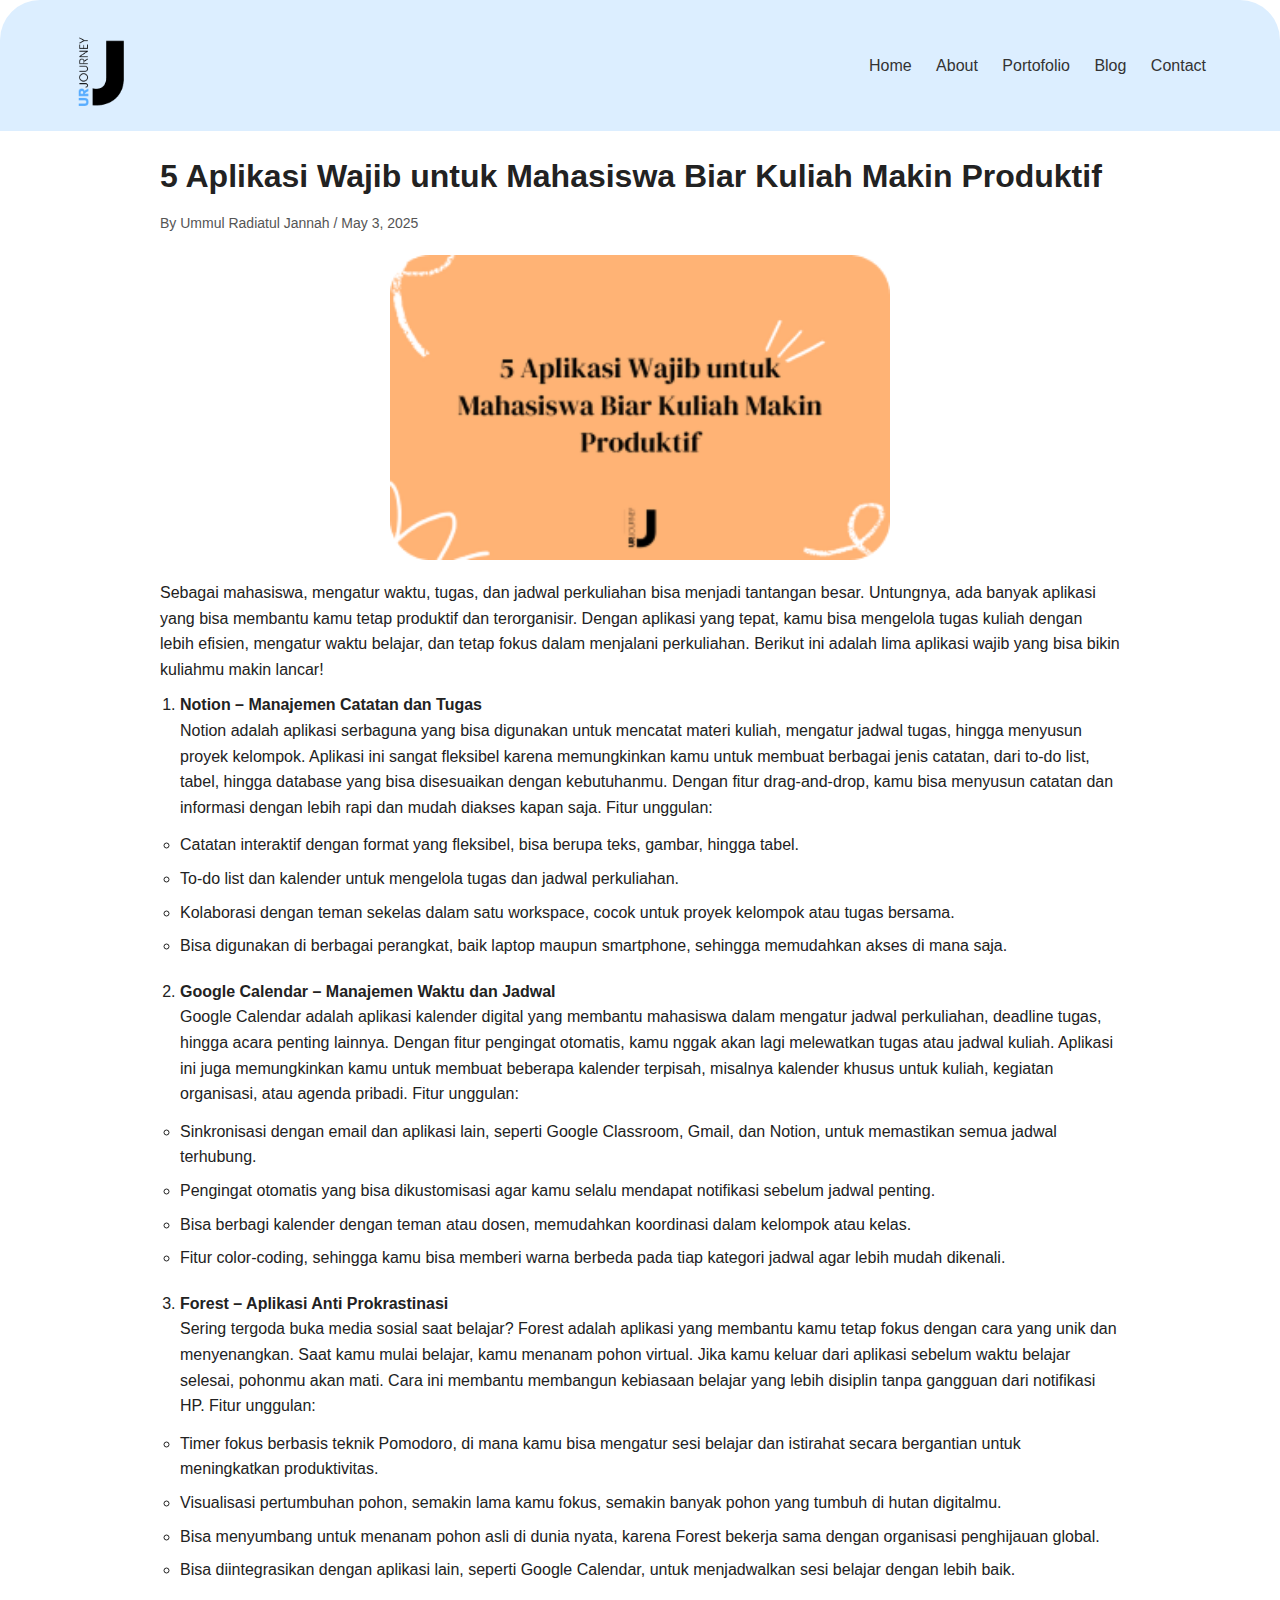
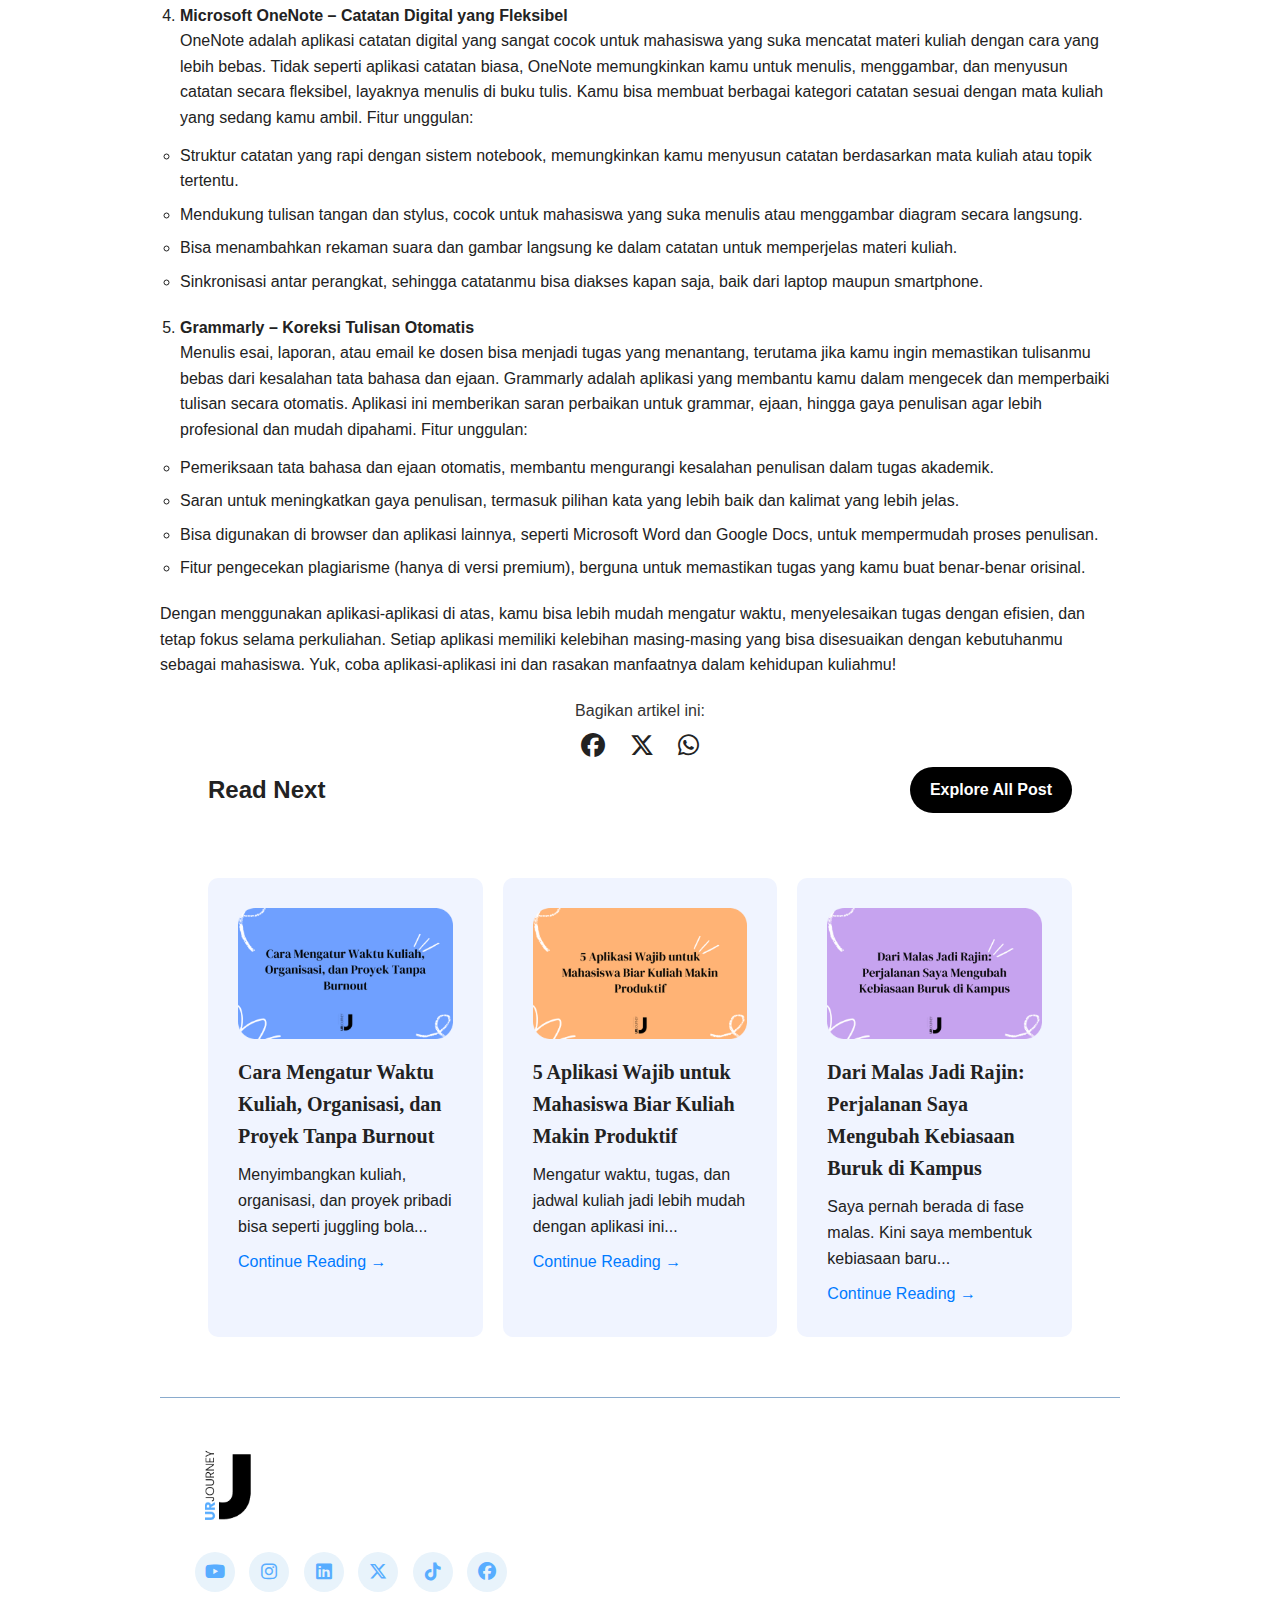
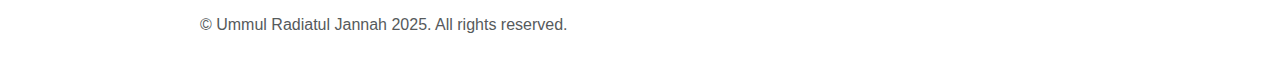
<file: tampilan artikel 2.html>
<!DOCTYPE html>
<html lang="id">
<head>
    <meta charset="UTF-8">
    <meta name="viewport" content="width=device-width, initial-scale=1.0">
    <title>Ummul Radiatul Jannah - Portfolio</title>
    <link rel="stylesheet" href="style.css">
    <link rel="stylesheet" href="https://cdnjs.cloudflare.com/ajax/libs/font-awesome/6.4.2/css/all.min.css">
    <link href="https://fonts.googleapis.com/css2?family=Poppins&display=swap" rel="stylesheet">
</head>
<body>
    <!-- Navbar -->
    <header>
        <div class="logo">
            <img src="img/logo urjourney.png" alt="Logo" />
        </div>
        <nav>
            <a href="home.html">Home</a>
            <a href="about.html">About</a>
            <a href="portofolio.html">Portofolio</a>
            <a href="blog.html">Blog</a>
            <a href="contact.html">Contact</a>
        </nav>
    </header>

    <main class="container">
        <article class="content">
          <h1>5 Aplikasi Wajib untuk Mahasiswa Biar Kuliah Makin Produktif</h1>
          <p class="meta">By Ummul Radiatul Jannah / May 3, 2025</p>
          <img src="img/5 aplikasi.png" alt="Cover Artikel" class="5 aplikasi wajib mahasiswa"/>
    
          <div class="article-body">
            <p>Sebagai mahasiswa, mengatur waktu, tugas, dan jadwal perkuliahan bisa menjadi tantangan besar. Untungnya, ada banyak aplikasi yang bisa membantu kamu tetap produktif dan terorganisir. Dengan aplikasi yang tepat, kamu bisa mengelola tugas kuliah dengan lebih efisien, mengatur waktu belajar, dan tetap fokus dalam menjalani perkuliahan. Berikut ini adalah lima aplikasi wajib yang bisa bikin kuliahmu makin lancar!</p>
    
            <ol>
              <li><strong>Notion – Manajemen Catatan dan Tugas</strong><br>Notion adalah aplikasi serbaguna yang bisa digunakan untuk mencatat materi kuliah, mengatur jadwal tugas, hingga menyusun proyek kelompok. Aplikasi ini sangat fleksibel karena memungkinkan kamu untuk membuat berbagai jenis catatan, dari to-do list, tabel, hingga database yang bisa disesuaikan dengan kebutuhanmu. Dengan fitur drag-and-drop, kamu bisa menyusun catatan dan informasi dengan lebih rapi dan mudah diakses kapan saja. Fitur unggulan:
            <ul>
                <li>Catatan interaktif dengan format yang fleksibel, bisa berupa teks, gambar, hingga tabel.</li>
                <li>To-do list dan kalender untuk mengelola tugas dan jadwal perkuliahan.</li>
                <li>Kolaborasi dengan teman sekelas dalam satu workspace, cocok untuk proyek kelompok atau tugas bersama.</li>
                <li>Bisa digunakan di berbagai perangkat, baik laptop maupun smartphone, sehingga memudahkan akses di mana saja.</li>
            </ul>
            </li>
              <li><strong>Google Calendar – Manajemen Waktu dan Jadwal</strong><br>Google Calendar adalah aplikasi kalender digital yang membantu mahasiswa dalam mengatur jadwal perkuliahan, deadline tugas, hingga acara penting lainnya. Dengan fitur pengingat otomatis, kamu nggak akan lagi melewatkan tugas atau jadwal kuliah. Aplikasi ini juga memungkinkan kamu untuk membuat beberapa kalender terpisah, misalnya kalender khusus untuk kuliah, kegiatan organisasi, atau agenda pribadi. Fitur unggulan:
            <ul>
                <li>Sinkronisasi dengan email dan aplikasi lain, seperti Google Classroom, Gmail, dan Notion, untuk memastikan semua jadwal terhubung.</li>
                <li>Pengingat otomatis yang bisa dikustomisasi agar kamu selalu mendapat notifikasi sebelum jadwal penting.</li>
                <li>Bisa berbagi kalender dengan teman atau dosen, memudahkan koordinasi dalam kelompok atau kelas.</li>
                <li>Fitur color-coding, sehingga kamu bisa memberi warna berbeda pada tiap kategori jadwal agar lebih mudah dikenali.</li>
            </ul>
            </li>
              <li><strong>Forest – Aplikasi Anti Prokrastinasi</strong><br>Sering tergoda buka media sosial saat belajar? Forest adalah aplikasi yang membantu kamu tetap fokus dengan cara yang unik dan menyenangkan. Saat kamu mulai belajar, kamu menanam pohon virtual. Jika kamu keluar dari aplikasi sebelum waktu belajar selesai, pohonmu akan mati. Cara ini membantu membangun kebiasaan belajar yang lebih disiplin tanpa gangguan dari notifikasi HP. Fitur unggulan:
            <ul>
                <li>Timer fokus berbasis teknik Pomodoro, di mana kamu bisa mengatur sesi belajar dan istirahat secara bergantian untuk meningkatkan produktivitas.</li>
                <li>Visualisasi pertumbuhan pohon, semakin lama kamu fokus, semakin banyak pohon yang tumbuh di hutan digitalmu.</li>
                <li>Bisa menyumbang untuk menanam pohon asli di dunia nyata, karena Forest bekerja sama dengan organisasi penghijauan global.</li>
                <li>Bisa diintegrasikan dengan aplikasi lain, seperti Google Calendar, untuk menjadwalkan sesi belajar dengan lebih baik.</li>
            </ul></li>
              <li><strong>Microsoft OneNote – Catatan Digital yang Fleksibel</strong><br>OneNote adalah aplikasi catatan digital yang sangat cocok untuk mahasiswa yang suka mencatat materi kuliah dengan cara yang lebih bebas. Tidak seperti aplikasi catatan biasa, OneNote memungkinkan kamu untuk menulis, menggambar, dan menyusun catatan secara fleksibel, layaknya menulis di buku tulis. Kamu bisa membuat berbagai kategori catatan sesuai dengan mata kuliah yang sedang kamu ambil. Fitur unggulan:
            <ul>
                <li>Struktur catatan yang rapi dengan sistem notebook, memungkinkan kamu menyusun catatan berdasarkan mata kuliah atau topik tertentu.</li>
                <li>Mendukung tulisan tangan dan stylus, cocok untuk mahasiswa yang suka menulis atau menggambar diagram secara langsung.</li>
                <li>Bisa menambahkan rekaman suara dan gambar langsung ke dalam catatan untuk memperjelas materi kuliah.</li>
                <li>Sinkronisasi antar perangkat, sehingga catatanmu bisa diakses kapan saja, baik dari laptop maupun smartphone.</li>
            </ul></li>
              <li><strong>Grammarly – Koreksi Tulisan Otomatis</strong><br>Menulis esai, laporan, atau email ke dosen bisa menjadi tugas yang menantang, terutama jika kamu ingin memastikan tulisanmu bebas dari kesalahan tata bahasa dan ejaan. Grammarly adalah aplikasi yang membantu kamu dalam mengecek dan memperbaiki tulisan secara otomatis. Aplikasi ini memberikan saran perbaikan untuk grammar, ejaan, hingga gaya penulisan agar lebih profesional dan mudah dipahami. Fitur unggulan:
            <ul>
                <li>Pemeriksaan tata bahasa dan ejaan otomatis, membantu mengurangi kesalahan penulisan dalam tugas akademik.</li>
                <li>Saran untuk meningkatkan gaya penulisan, termasuk pilihan kata yang lebih baik dan kalimat yang lebih jelas.</li>
                <li>Bisa digunakan di browser dan aplikasi lainnya, seperti Microsoft Word dan Google Docs, untuk mempermudah proses penulisan.</li>
                <li>Fitur pengecekan plagiarisme (hanya di versi premium), berguna untuk memastikan tugas yang kamu buat benar-benar orisinal.</li>
            </ul></li>
            </ol>
    
            <p class="kesimpulan">Dengan menggunakan aplikasi-aplikasi di atas, kamu bisa lebih mudah mengatur waktu, menyelesaikan tugas dengan efisien, dan tetap fokus selama perkuliahan. Setiap aplikasi memiliki kelebihan masing-masing yang bisa disesuaikan dengan kebutuhanmu sebagai mahasiswa. Yuk, coba aplikasi-aplikasi ini dan rasakan manfaatnya dalam kehidupan kuliahmu!</p>
          </div>
        </article>

        <div class="share-buttons">
            <p>Bagikan artikel ini:</p>
            <a href="https://www.facebook.com/sharer/sharer.php?u=https://contohwebsite.com/artikel" target="_blank">
            <i class="fab fa-facebook"></i>
            </a>
            <a href="https://twitter.com/intent/tweet?url=https://contohwebsite.com/artikel&text=Cek artikel ini!" target="_blank">
            <i class="fab fa-x-twitter"></i>
             </a>
            <a href="https://api.whatsapp.com/send?text=Cek artikel ini%20https://contohwebsite.com/artikel" target="_blank">
            <i class="fab fa-whatsapp"></i>
            </a>
        </div>

        
    
    
      <section class="read-next">
  <div class="read-next-header">
    <h2>Read Next</h2>
    <a href="blog.html" class="btn-explore">Explore All Post</a>
  </div>
</section>

      <section class="blogs">
        <div class="blog-list">
            <div class="blog-card">
                <img src="img/cara mengatur.png" alt="Cara Mengatur Waktu Kuliah" class="blog-image">
                <h3>Cara Mengatur Waktu Kuliah, Organisasi, dan Proyek Tanpa Burnout</h3>
                <p>Menyimbangkan kuliah, organisasi, dan proyek pribadi bisa seperti juggling bola...</p>
                <a href="tampilan artikel 1.html">Continue Reading →</a>
            </div>
            <div class="blog-card">
                <img src="img/5 aplikasi.png" alt="5 Aplikasi Wajib untuk Mahasiswa" class="blog-image">
                <h3>5 Aplikasi Wajib untuk Mahasiswa Biar Kuliah Makin Produktif</h3>
                <p>Mengatur waktu, tugas, dan jadwal kuliah jadi lebih mudah dengan aplikasi ini...</p>
                <a href="tampilan artikel 2.html">Continue Reading →</a>
            </div>
            <div class="blog-card">
                <img src="img/dari malas (1).png" alt="Dari Malas Jadi Rajin" class="blog-image">
                <h3>Dari Malas Jadi Rajin: Perjalanan Saya Mengubah Kebiasaan Buruk di Kampus</h3>
                <p>Saya pernah berada di fase malas. Kini saya membentuk kebiasaan baru...</p>
                <a href="tampilan artikel 3.html">Continue Reading →</a>
            </div>
        </div>
    </section>

    <!-- Footer -->
<footer>
    <div class="logo">
        <img src="img/logo urjouney pt2.png" alt="Logo" />
    </div>
    <div class="social-icons">
        <a href="https://www.youtube.com/@ummulradiatuljannah9574"><i class="fab fa-youtube"></i></a>
        <a href="https://www.instagram.com/um..mul?igsh=ZWNvdjJiNXJ6N2o0"><i class="fab fa-instagram"></i></a>
        <a href="https://www.linkedin.com/in/ummul-radiatul-jannah-b45853348?utm_source=share&utm_campaign=share_via&utm_content=profile&utm_medium=android_app"><i class="fab fa-linkedin"></i></a>
        <a href="https://x.com/ummrdtl"><i class="fab fa-x-twitter"></i></a>
        <a href="https://www.tiktok.com/@asahi_firstlove?_r=1&_d=eicel5k458kh1k&sec_uid=MS4wLjABAAAAmo1YlJ6JBnOgdVRdHHCHv6d2KgFSWF78QlVHc7BPCPhmIa2eJ7Hxcg1HaNBEba79&share_author_id=6960121342817862657&sharer_language=id&source=h5_t&u_code=didj6c61bl1l3i&timestamp=1746513915&user_id=6960121342817862657&sec_user_id=MS4wLjABAAAAmo1YlJ6JBnOgdVRdHHCHv6d2KgFSWF78QlVHc7BPCPhmIa2eJ7Hxcg1HaNBEba79&utm_source=whatsapp&utm_campaign=client_share&utm_medium=android&share_iid=7463025151443519233&share_link_id=9b8ab357-e84e-48d5-a631-be7d41ee4bde&share_app_id=1180&ugbiz_name=ACCOUNT&ug_btm=b8727%2Cb7360&social_share_type=5&enable_checksum=1"><i class="fab fa-tiktok"></i></a>
        <a href="https://www.facebook.com/ummul.jannah.927"><i class="fab fa-facebook"></i></a>
    </div>
    <p>&copy; Ummul Radiatul Jannah 2025. All rights reserved.</p>
</footer>

</body>
</html>
</file>
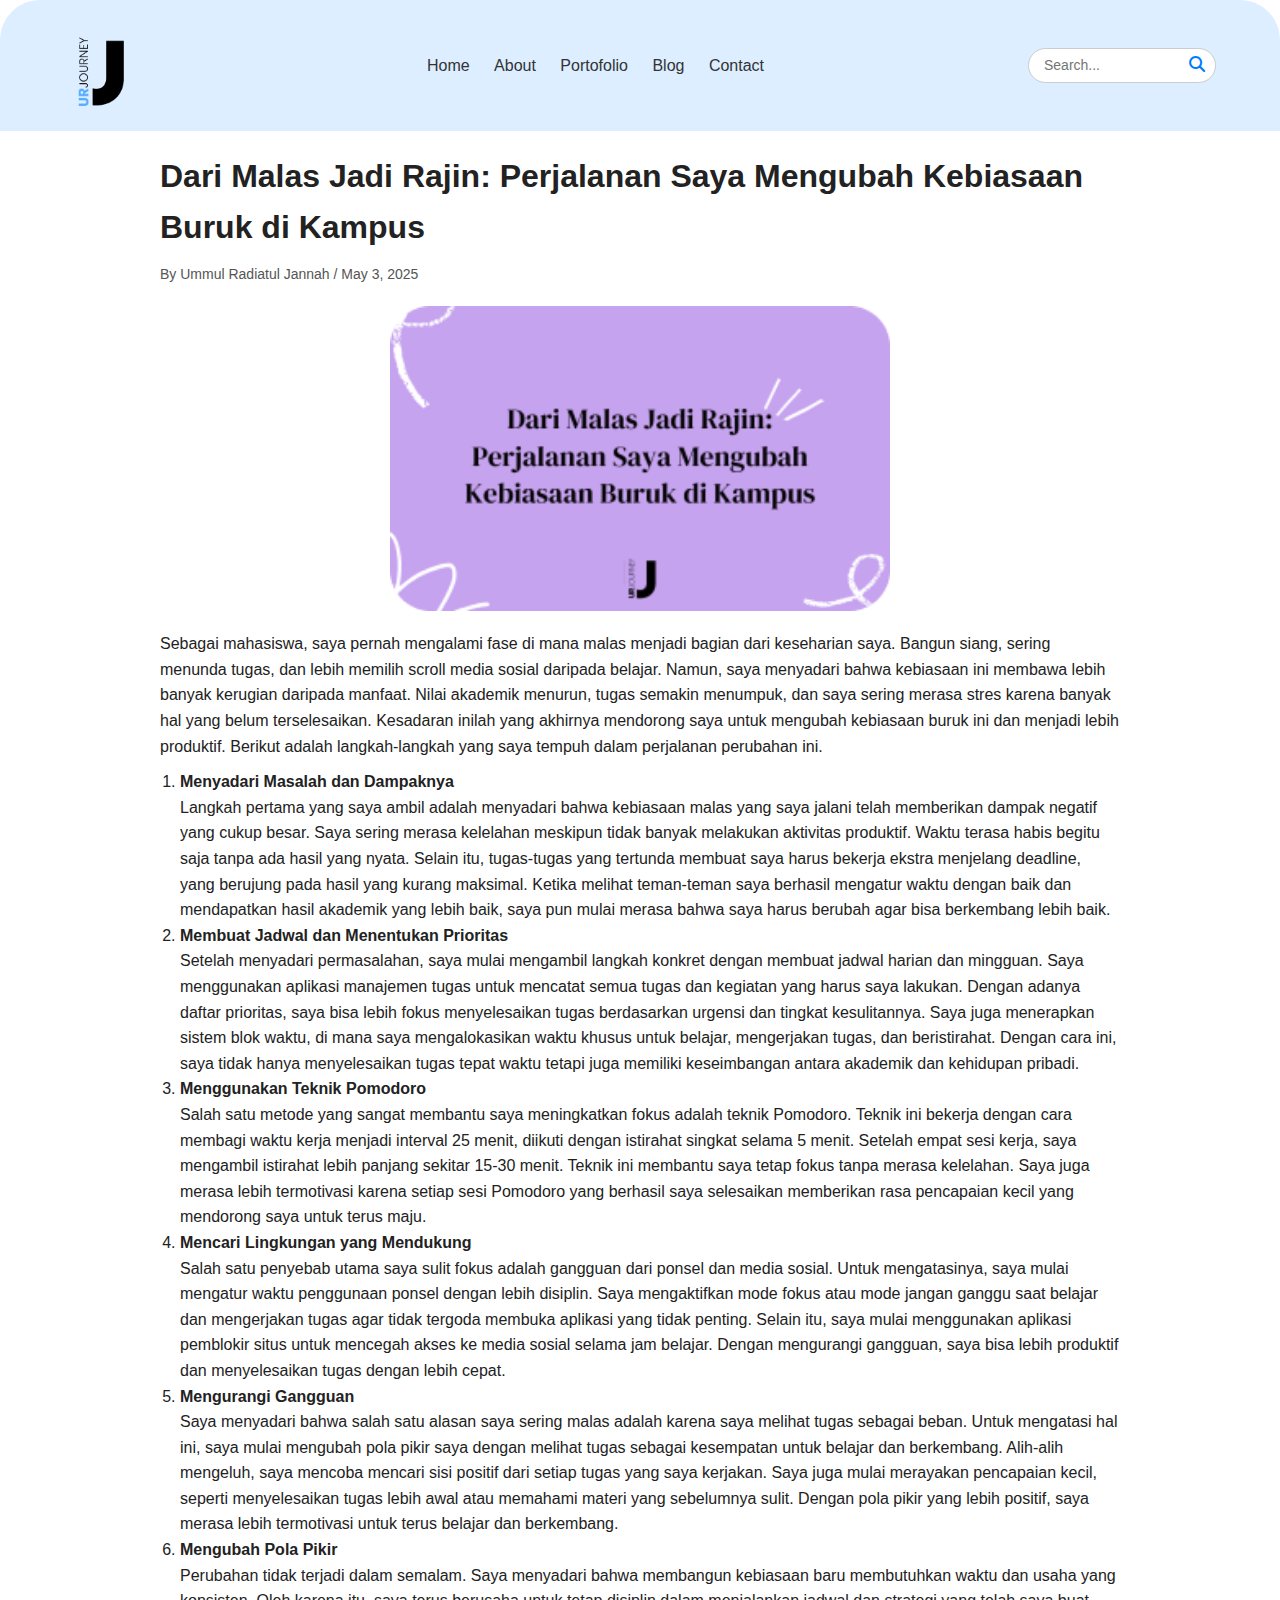
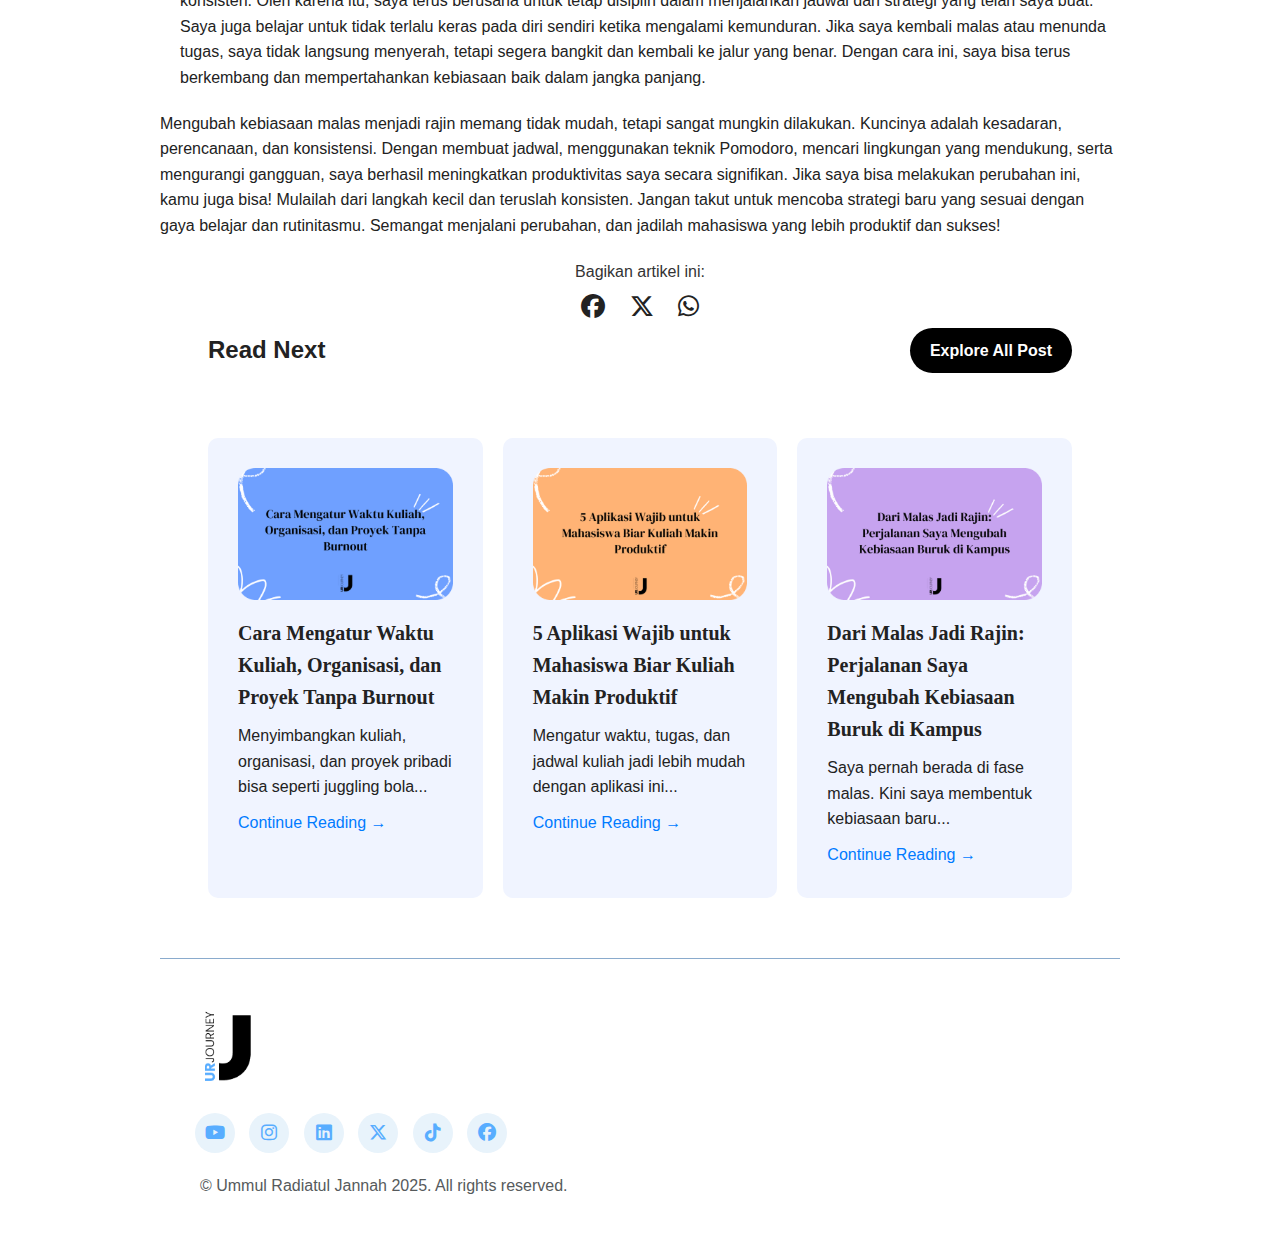
<file: tampilan artikel 3.html>
<!DOCTYPE html>
<html lang="id">
<head>
    <meta charset="UTF-8">
    <meta name="viewport" content="width=device-width, initial-scale=1.0">
    <title>Ummul Radiatul Jannah - Portfolio</title>
    <link rel="stylesheet" href="style.css">
    <link rel="stylesheet" href="https://cdnjs.cloudflare.com/ajax/libs/font-awesome/6.4.2/css/all.min.css">
    <link href="https://fonts.googleapis.com/css2?family=Poppins&display=swap" rel="stylesheet">
</head>
<body>
    <!-- Navbar -->
    <header>
        <div class="logo">
            <img src="img/logo urjourney.png" alt="Logo" />
        </div>
        <nav>
            <a href="index.html">Home</a>
            <a href="about.html">About</a>
            <a href="portofolio.html">Portofolio</a>
            <a href="blog.html">Blog</a>
            <a href="contact.html">Contact</a>
        </nav>
        <div class="search-box">
            <input type="text" placeholder="Search...">
            <button type="submit"><i class="fas fa-search"></i></button>
        </div>
    </header>

    <main class="container">
        <article class="content">
          <h1>Dari Malas Jadi Rajin: Perjalanan Saya Mengubah Kebiasaan Buruk di Kampus</h1>
          <p class="meta">By Ummul Radiatul Jannah / May 3, 2025</p>
          <img src="img/dari malas (1).png" alt="Cover Artikel" class="dari malas"/>
    
          <div class="article-body">
            <p>Sebagai mahasiswa, saya pernah mengalami fase di mana malas menjadi bagian dari keseharian saya. Bangun siang, sering menunda tugas, dan lebih memilih scroll media sosial daripada belajar. Namun, saya menyadari bahwa kebiasaan ini membawa lebih banyak kerugian daripada manfaat. Nilai akademik menurun, tugas semakin menumpuk, dan saya sering merasa stres karena banyak hal yang belum terselesaikan. Kesadaran inilah yang akhirnya mendorong saya untuk mengubah kebiasaan buruk ini dan menjadi lebih produktif. Berikut adalah langkah-langkah yang saya tempuh dalam perjalanan perubahan ini.</p>
    
            <ol>
              <li><strong> Menyadari Masalah dan Dampaknya</strong><br>Langkah pertama yang saya ambil adalah menyadari bahwa kebiasaan malas yang saya jalani telah memberikan dampak negatif yang cukup besar. Saya sering merasa kelelahan meskipun tidak banyak melakukan aktivitas produktif. Waktu terasa habis begitu saja tanpa ada hasil yang nyata. Selain itu, tugas-tugas yang tertunda membuat saya harus bekerja ekstra menjelang deadline, yang berujung pada hasil yang kurang maksimal. Ketika melihat teman-teman saya berhasil mengatur waktu dengan baik dan mendapatkan hasil akademik yang lebih baik, saya pun mulai merasa bahwa saya harus berubah agar bisa berkembang lebih baik.</li>
              <li><strong>Membuat Jadwal dan Menentukan Prioritas</strong><br>Setelah menyadari permasalahan, saya mulai mengambil langkah konkret dengan membuat jadwal harian dan mingguan. Saya menggunakan aplikasi manajemen tugas untuk mencatat semua tugas dan kegiatan yang harus saya lakukan. Dengan adanya daftar prioritas, saya bisa lebih fokus menyelesaikan tugas berdasarkan urgensi dan tingkat kesulitannya. Saya juga menerapkan sistem blok waktu, di mana saya mengalokasikan waktu khusus untuk belajar, mengerjakan tugas, dan beristirahat. Dengan cara ini, saya tidak hanya menyelesaikan tugas tepat waktu tetapi juga memiliki keseimbangan antara akademik dan kehidupan pribadi.</li>
              <li><strong>Menggunakan Teknik Pomodoro</strong><br>Salah satu metode yang sangat membantu saya meningkatkan fokus adalah teknik Pomodoro. Teknik ini bekerja dengan cara membagi waktu kerja menjadi interval 25 menit, diikuti dengan istirahat singkat selama 5 menit. Setelah empat sesi kerja, saya mengambil istirahat lebih panjang sekitar 15-30 menit. Teknik ini membantu saya tetap fokus tanpa merasa kelelahan. Saya juga merasa lebih termotivasi karena setiap sesi Pomodoro yang berhasil saya selesaikan memberikan rasa pencapaian kecil yang mendorong saya untuk terus maju.</li>
              <li><strong>Mencari Lingkungan yang Mendukung</strong><br>Salah satu penyebab utama saya sulit fokus adalah gangguan dari ponsel dan media sosial. Untuk mengatasinya, saya mulai mengatur waktu penggunaan ponsel dengan lebih disiplin. Saya mengaktifkan mode fokus atau mode jangan ganggu saat belajar dan mengerjakan tugas agar tidak tergoda membuka aplikasi yang tidak penting. Selain itu, saya mulai menggunakan aplikasi pemblokir situs untuk mencegah akses ke media sosial selama jam belajar. Dengan mengurangi gangguan, saya bisa lebih produktif dan menyelesaikan tugas dengan lebih cepat.</li>
              <li><strong>Mengurangi Gangguan</strong><br>Saya menyadari bahwa salah satu alasan saya sering malas adalah karena saya melihat tugas sebagai beban. Untuk mengatasi hal ini, saya mulai mengubah pola pikir saya dengan melihat tugas sebagai kesempatan untuk belajar dan berkembang. Alih-alih mengeluh, saya mencoba mencari sisi positif dari setiap tugas yang saya kerjakan. Saya juga mulai merayakan pencapaian kecil, seperti menyelesaikan tugas lebih awal atau memahami materi yang sebelumnya sulit. Dengan pola pikir yang lebih positif, saya merasa lebih termotivasi untuk terus belajar dan berkembang.</li>
              <li><strong>Mengubah Pola Pikir</strong><br>Perubahan tidak terjadi dalam semalam. Saya menyadari bahwa membangun kebiasaan baru membutuhkan waktu dan usaha yang konsisten. Oleh karena itu, saya terus berusaha untuk tetap disiplin dalam menjalankan jadwal dan strategi yang telah saya buat. Saya juga belajar untuk tidak terlalu keras pada diri sendiri ketika mengalami kemunduran. Jika saya kembali malas atau menunda tugas, saya tidak langsung menyerah, tetapi segera bangkit dan kembali ke jalur yang benar. Dengan cara ini, saya bisa terus berkembang dan mempertahankan kebiasaan baik dalam jangka panjang.</li>
            </ol>
    
            <p class="kesimpulan">Mengubah kebiasaan malas menjadi rajin memang tidak mudah, tetapi sangat mungkin dilakukan. Kuncinya adalah kesadaran, perencanaan, dan konsistensi. Dengan membuat jadwal, menggunakan teknik Pomodoro, mencari lingkungan yang mendukung, serta mengurangi gangguan, saya berhasil meningkatkan produktivitas saya secara signifikan. Jika saya bisa melakukan perubahan ini, kamu juga bisa! Mulailah dari langkah kecil dan teruslah konsisten. Jangan takut untuk mencoba strategi baru yang sesuai dengan gaya belajar dan rutinitasmu. Semangat menjalani perubahan, dan jadilah mahasiswa yang lebih produktif dan sukses!</p>
          </div>
        </article>

        <div class="share-buttons">
            <p>Bagikan artikel ini:</p>
            <a href="https://www.facebook.com/sharer/sharer.php?u=https://contohwebsite.com/artikel" target="_blank">
            <i class="fab fa-facebook"></i>
            </a>
            <a href="https://twitter.com/intent/tweet?url=https://contohwebsite.com/artikel&text=Cek artikel ini!" target="_blank">
            <i class="fab fa-x-twitter"></i>
             </a>
            <a href="https://api.whatsapp.com/send?text=Cek artikel ini%20https://contohwebsite.com/artikel" target="_blank">
            <i class="fab fa-whatsapp"></i>
            </a>
        </div>
    
    
      <section class="read-next">
  <div class="read-next-header">
    <h2>Read Next</h2>
    <a href="blog.html" class="btn-explore">Explore All Post</a>
  </div>
</section>

      <section class="blogs">
        <div class="blog-list">
            <div class="blog-card">
                <img src="img/cara mengatur.png" alt="Cara Mengatur Waktu Kuliah" class="blog-image">
                <h3>Cara Mengatur Waktu Kuliah, Organisasi, dan Proyek Tanpa Burnout</h3>
                <p>Menyimbangkan kuliah, organisasi, dan proyek pribadi bisa seperti juggling bola...</p>
                <a href="tampilan artikel 1.html">Continue Reading →</a>
            </div>
            <div class="blog-card">
                <img src="img/5 aplikasi.png" alt="5 Aplikasi Wajib untuk Mahasiswa" class="blog-image">
                <h3>5 Aplikasi Wajib untuk Mahasiswa Biar Kuliah Makin Produktif</h3>
                <p>Mengatur waktu, tugas, dan jadwal kuliah jadi lebih mudah dengan aplikasi ini...</p>
                <a href="tampilan artikel 2.html">Continue Reading →</a>
            </div>
            <div class="blog-card">
                <img src="img/dari malas (1).png" alt="Dari Malas Jadi Rajin" class="blog-image">
                <h3>Dari Malas Jadi Rajin: Perjalanan Saya Mengubah Kebiasaan Buruk di Kampus</h3>
                <p>Saya pernah berada di fase malas. Kini saya membentuk kebiasaan baru...</p>
                <a href="tampilan artikel 3.html">Continue Reading →</a>
            </div>
        </div>
    </section>

    <!-- Footer -->
<footer>
    <div class="logo">
        <img src="img/logo urjouney pt2.png" alt="Logo" />
    </div>
    <div class="social-icons">
        <a href="https://www.youtube.com/@ummulradiatuljannah9574"><i class="fab fa-youtube"></i></a>
        <a href="https://www.instagram.com/um..mul?igsh=ZWNvdjJiNXJ6N2o0"><i class="fab fa-instagram"></i></a>
        <a href="https://www.linkedin.com/in/ummul-radiatul-jannah-b45853348?utm_source=share&utm_campaign=share_via&utm_content=profile&utm_medium=android_app"><i class="fab fa-linkedin"></i></a>
        <a href="https://x.com/ummrdtl"><i class="fab fa-x-twitter"></i></a>
        <a href="https://www.tiktok.com/@asahi_firstlove?_r=1&_d=eicel5k458kh1k&sec_uid=MS4wLjABAAAAmo1YlJ6JBnOgdVRdHHCHv6d2KgFSWF78QlVHc7BPCPhmIa2eJ7Hxcg1HaNBEba79&share_author_id=6960121342817862657&sharer_language=id&source=h5_t&u_code=didj6c61bl1l3i&timestamp=1746513915&user_id=6960121342817862657&sec_user_id=MS4wLjABAAAAmo1YlJ6JBnOgdVRdHHCHv6d2KgFSWF78QlVHc7BPCPhmIa2eJ7Hxcg1HaNBEba79&utm_source=whatsapp&utm_campaign=client_share&utm_medium=android&share_iid=7463025151443519233&share_link_id=9b8ab357-e84e-48d5-a631-be7d41ee4bde&share_app_id=1180&ugbiz_name=ACCOUNT&ug_btm=b8727%2Cb7360&social_share_type=5&enable_checksum=1"><i class="fab fa-tiktok"></i></a>
        <a href="https://www.facebook.com/ummul.jannah.927"><i class="fab fa-facebook"></i></a>
    </div>
    <p>&copy; Ummul Radiatul Jannah 2025. All rights reserved.</p>
</footer>

</body>
</html>
</file>
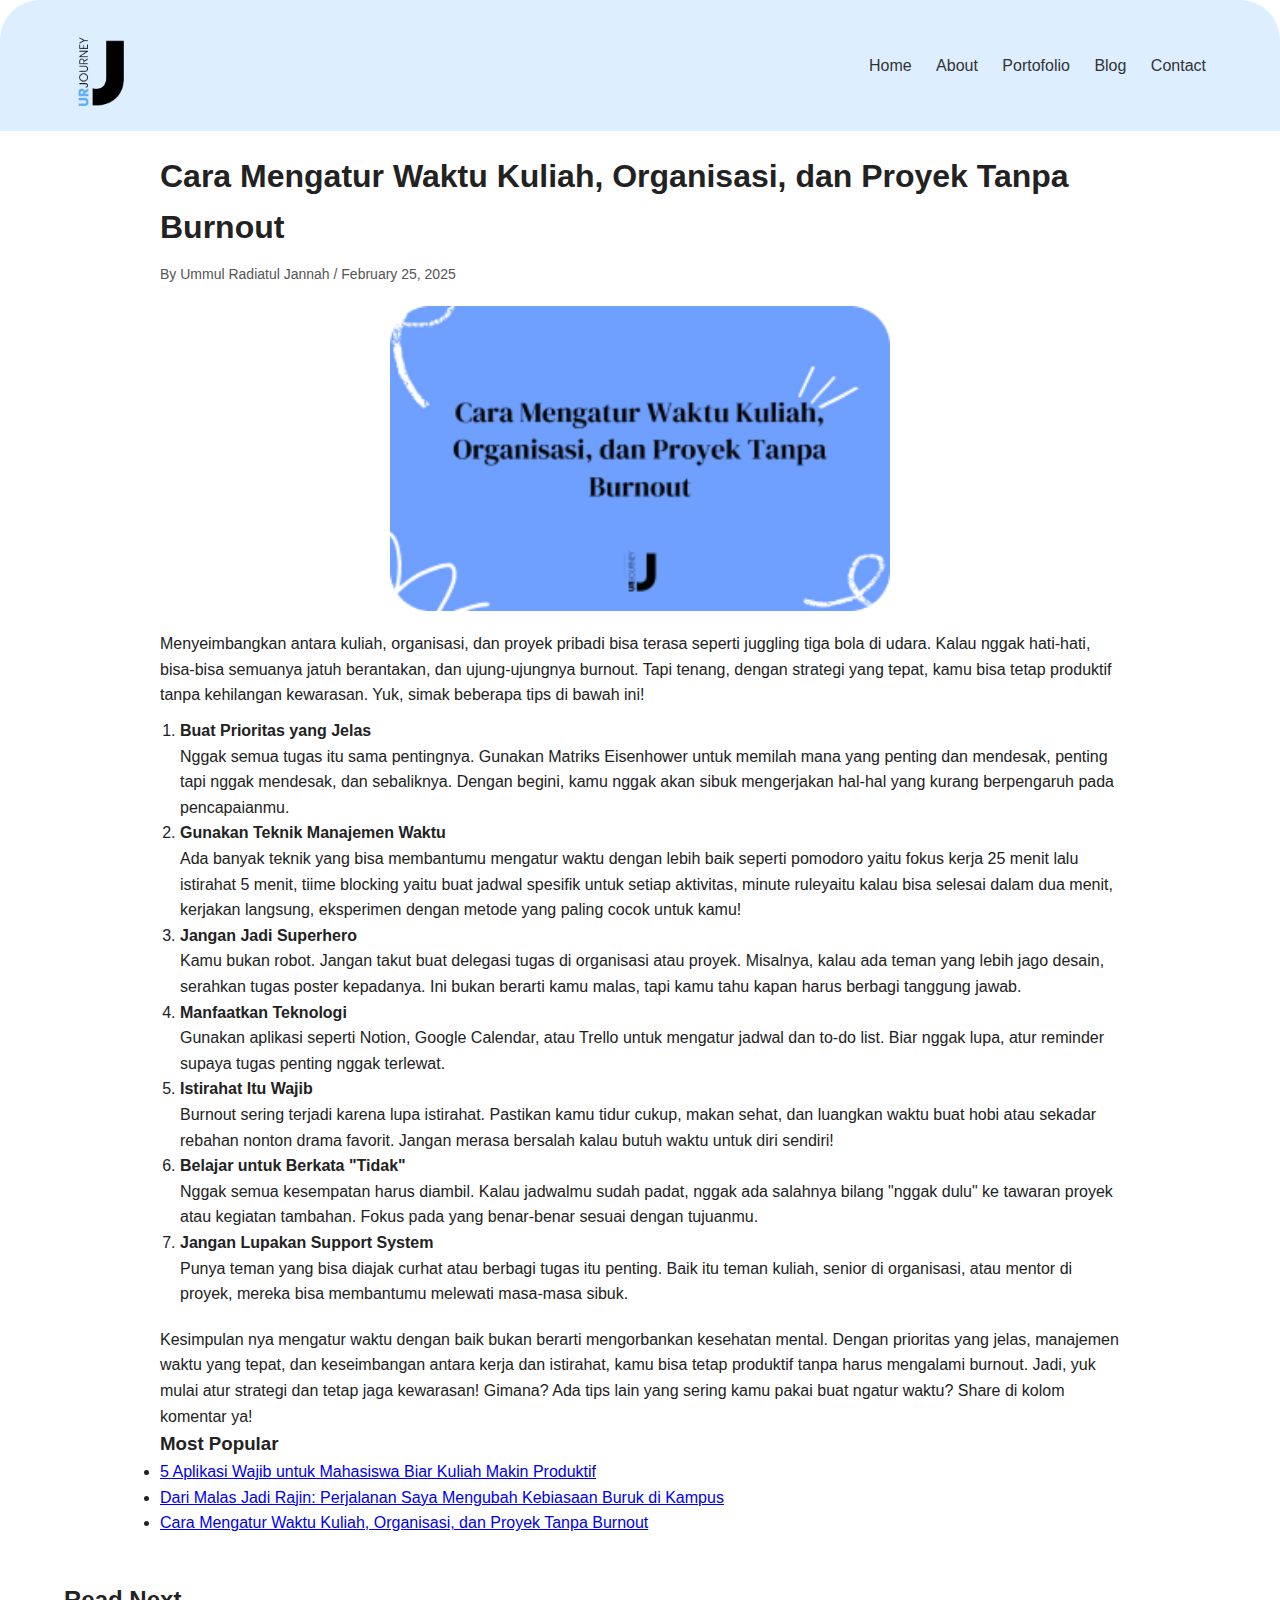
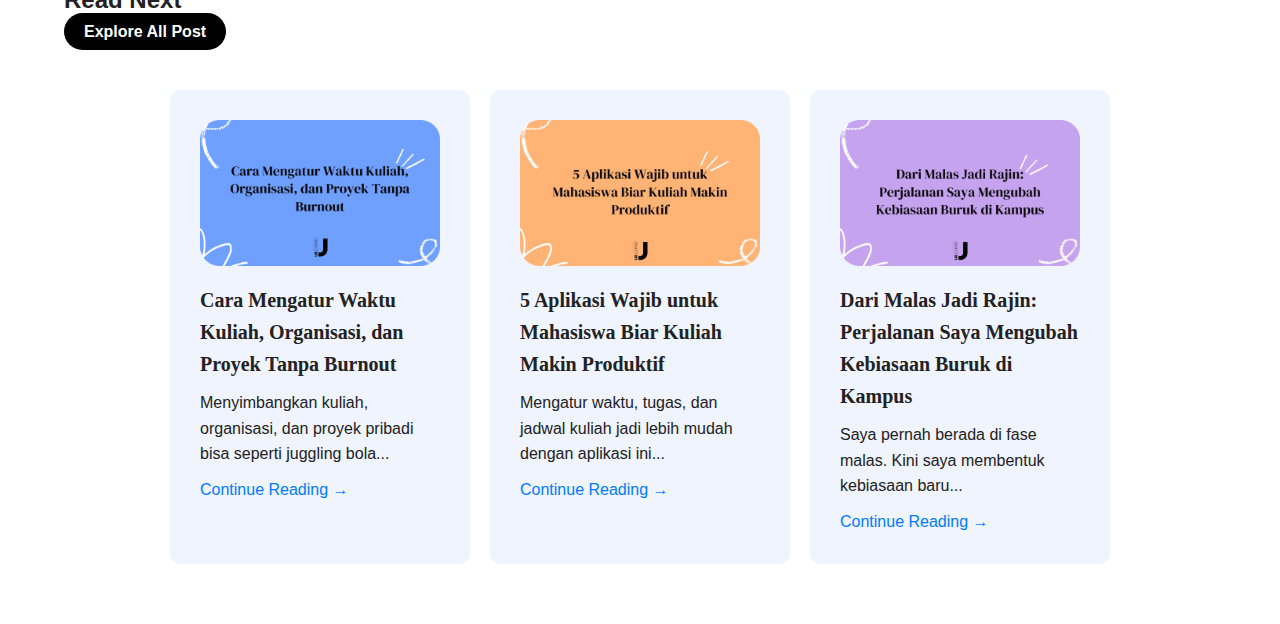
<file: tampilan blog.html>
<!DOCTYPE html>
<html lang="id">
<head>
    <meta charset="UTF-8">
    <meta name="viewport" content="width=device-width, initial-scale=1.0">
    <title>Ummul Radiatul Jannah - Portfolio</title>
    <link rel="stylesheet" href="style.css">
    <link rel="stylesheet" href="https://cdnjs.cloudflare.com/ajax/libs/font-awesome/6.4.2/css/all.min.css">
    <link href="https://fonts.googleapis.com/css2?family=Poppins&display=swap" rel="stylesheet">
</head>
<body>
    <!-- Navbar -->
    <header>
        <div class="logo">
            <img src="img/logo urjourney.png" alt="Logo" />
        </div>
        <nav>
            <a href="home.html">Home</a>
            <a href="about.html">About</a>
            <a href="portofolio.html">Portofolio</a>
            <a href="blog.html">Blog</a>
            <a href="contact.html">Contact</a>
        </nav>
    </header>

    <main class="container">
        <article class="content">
          <h1>Cara Mengatur Waktu Kuliah, Organisasi, dan Proyek Tanpa Burnout</h1>
          <p class="meta">By Ummul Radiatul Jannah / February 25, 2025</p>
          <img src="img/cara mengatur.png" alt="Cover Artikel" class="cara mengatur waktu"/>
    
          <div class="article-body">
            <p>Menyeimbangkan antara kuliah, organisasi, dan proyek pribadi bisa terasa seperti juggling tiga bola di udara. Kalau nggak hati-hati, bisa-bisa semuanya jatuh berantakan, dan ujung-ujungnya burnout. Tapi tenang, dengan strategi yang tepat, kamu bisa tetap produktif tanpa kehilangan kewarasan. Yuk, simak beberapa tips di bawah ini!</p>
    
            <ol>
              <li><strong>Buat Prioritas yang Jelas</strong><br>Nggak semua tugas itu sama pentingnya. Gunakan Matriks Eisenhower untuk memilah mana yang penting dan mendesak, penting tapi nggak mendesak, dan sebaliknya. Dengan begini, kamu nggak akan sibuk mengerjakan hal-hal yang kurang berpengaruh pada pencapaianmu.</li>
              <li><strong>Gunakan Teknik Manajemen Waktu</strong><br>Ada banyak teknik yang bisa membantumu mengatur waktu dengan lebih baik seperti pomodoro yaitu fokus kerja 25 menit lalu istirahat 5 menit, tiime blocking yaitu buat jadwal spesifik untuk setiap aktivitas, minute ruleyaitu kalau bisa selesai dalam dua menit, kerjakan langsung, eksperimen dengan metode yang paling cocok untuk kamu!</li>
              <li><strong>Jangan Jadi Superhero</strong><br>Kamu bukan robot. Jangan takut buat delegasi tugas di organisasi atau proyek. Misalnya, kalau ada teman yang lebih jago desain, serahkan tugas poster kepadanya. Ini bukan berarti kamu malas, tapi kamu tahu kapan harus berbagi tanggung jawab.</li>
              <li><strong>Manfaatkan Teknologi</strong><br>Gunakan aplikasi seperti Notion, Google Calendar, atau Trello untuk mengatur jadwal dan to-do list. Biar nggak lupa, atur reminder supaya tugas penting nggak terlewat.</li>
              <li><strong>Istirahat Itu Wajib</strong><br>Burnout sering terjadi karena lupa istirahat. Pastikan kamu tidur cukup, makan sehat, dan luangkan waktu buat hobi atau sekadar rebahan nonton drama favorit. Jangan merasa bersalah kalau butuh waktu untuk diri sendiri!</li>
              <li><strong>Belajar untuk Berkata "Tidak"</strong><br>Nggak semua kesempatan harus diambil. Kalau jadwalmu sudah padat, nggak ada salahnya bilang "nggak dulu" ke tawaran proyek atau kegiatan tambahan. Fokus pada yang benar-benar sesuai dengan tujuanmu.</li>
              <li><strong>Jangan Lupakan Support System</strong><br>Punya teman yang bisa diajak curhat atau berbagi tugas itu penting. Baik itu teman kuliah, senior di organisasi, atau mentor di proyek, mereka bisa membantumu melewati masa-masa sibuk.</li>
            </ol>
    
            <p class="kesimpulan">Kesimpulan nya mengatur waktu dengan baik bukan berarti mengorbankan kesehatan mental. Dengan prioritas yang jelas, manajemen waktu yang tepat, dan keseimbangan antara kerja dan istirahat, kamu bisa tetap produktif tanpa harus mengalami burnout. Jadi, yuk mulai atur strategi dan tetap jaga kewarasan! Gimana? Ada tips lain yang sering kamu pakai buat ngatur waktu? Share di kolom komentar ya!</p>
          </div>
        </article>
    
        <aside class="sidebar">
          <h3>Most Popular</h3>
          <ul>
            <li><a href="#">5 Aplikasi Wajib untuk Mahasiswa Biar Kuliah Makin Produktif</a></li>
            <li><a href="#">Dari Malas Jadi Rajin: Perjalanan Saya Mengubah Kebiasaan Buruk di Kampus</a></li>
            <li><a href="#">Cara Mengatur Waktu Kuliah, Organisasi, dan Proyek Tanpa Burnout</a></li>
          </ul>
        </aside>
      </main>
    
      <section class="read-next">
        <div class="read-next-header"></div>
          <h2>Read Next</h2>
          <a href="/all-posts" class="btn-explore">Explore All Post</a>
          </div>
      </section>

      <section class="blogs">
        <div class="blog-list">
            <div class="blog-card">
                <img src="img/cara mengatur.png" alt="Cara Mengatur Waktu Kuliah" class="blog-image">
                <h3>Cara Mengatur Waktu Kuliah, Organisasi, dan Proyek Tanpa Burnout</h3>
                <p>Menyimbangkan kuliah, organisasi, dan proyek pribadi bisa seperti juggling bola...</p>
                <a href="tampilan blog.html">Continue Reading →</a>
            </div>
            <div class="blog-card">
                <img src="img/5 aplikasi.png" alt="5 Aplikasi Wajib untuk Mahasiswa" class="blog-image">
                <h3>5 Aplikasi Wajib untuk Mahasiswa Biar Kuliah Makin Produktif</h3>
                <p>Mengatur waktu, tugas, dan jadwal kuliah jadi lebih mudah dengan aplikasi ini...</p>
                <a href="#">Continue Reading →</a>
            </div>
            <div class="blog-card">
                <img src="img/dari malas (1).png" alt="Dari Malas Jadi Rajin" class="blog-image">
                <h3>Dari Malas Jadi Rajin: Perjalanan Saya Mengubah Kebiasaan Buruk di Kampus</h3>
                <p>Saya pernah berada di fase malas. Kini saya membentuk kebiasaan baru...</p>
                <a href="#">Continue Reading →</a>
            </div>
        </div>
    </section>
</file>
<file: style.css>
* {
    margin: 0;
    padding: 0;
    box-sizing: border-box;
    font-family: 'Segoe UI', sans-serif;
}

body {
    background-color: #dceeff;
    color: #222;
    line-height: 1.6;
}

/* Navbar */
header {
    display: flex;
    justify-content: space-between;
    align-items: center;
    padding: 5px 5%;
    background-color: #dceeff;
    box-shadow: none; 
    margin: 10;
    border-top-left-radius: 40px; 
    border-top-right-radius: 40px;
    
}
nav a.active {
  color: #007bff;
  font-weight: bold;
  text-decoration: none;
}

.logo img {
  max-width: 70%;        
  height: auto;          
}


nav a {
    margin: 0 10px;
    text-decoration: none;
    color: #000;
    font-weight: bold;
}

.search-box {
    display: flex;
    align-items: center;
    background-color: #fff;
    border: 1px solid #ccc;
    border-radius: 20px;
    padding: 5px 10px;
    height: 35px;
}

.search-box input[type="text"] {
    border: none;
    outline: none;
    background: transparent;
    padding: 5px;
    font-size: 14px;
    width: 150px;
    color: #333;
}

.search-box button {
    border: none;
    background: none;
    cursor: pointer;
    color: #007bff;
    font-size: 16px;
}

.search-box i {
    pointer-events: none;
}
/* Hero Section */
.hero {
    display: flex;
    justify-content: space-between;
    align-items: center;
    padding: 30px 5%;
    background-color: #dceeff;
    border-bottom-left-radius: 40px; 
    border-bottom-right-radius: 40px;
    
}

.hero-text {
    flex: 1;
}
.hero-text h3 {
    font-size: 30px;
    color: #333;
    font-family: 'DM Serif Text', serif;
}
.hero-text h1 {
    font-size: 30px;
    color: #333;
    font-family: 'DM Serif Text', serif;
}

.hero-text p {
    margin-top: 10px;
    max-width: 600px;
    font-family: 'Poppins', sans-serif;
    font-size: 14px;
}
.social-icons {
    margin-top: 20px;
}

.social-icons a {
    display: inline-flex;
    justify-content: center;
    align-items: center;
    width: 40px;
    height: 40px;
    background-color: #58ADFF; 
    color: #fff;            
    border-radius: 50%;    
    margin: 5px;
    text-decoration: none;
    font-size: 18px;       
    transition: background-color 0.3s ease;
    cursor: pointer;
}

.social-icons a:hover {
    color: #a7cef3; 
    transform: translateY(-2px);
}
.social-icons a:active {
    background-color: #3c95d0;
    transform: scale(0.95);
}
.hero-img img {
    width: 400px;
    border-radius: 50%;
}

/* Projects */
.projects {
    padding: 60px 5%;
}

.projects h2 {
  font-family: 'DM Serif Text', serif;
  text-align: center;
}


.project-list {
    display: flex;
    justify-content: center;
    gap: 30px;
    margin-top: 30px;
}
.project-card {
    background: #fff;
    padding: 30px;
    width: 300px;
    border-radius: 12px;
    box-shadow: 0 2px 8px rgba(0,0,0,0.1);
    transition: transform 0.2s ease, box-shadow 0.2s ease; 
    cursor: pointer;
}
.project-card img {
    width: 100%;
    height: auto;
}
.btn {
  display: block;
  background-color: #58ADFF;
  color: white;
  padding: 12px 20px;
  text-decoration: none;
  border-radius: 30px;
  margin: 20px auto 0 auto; 
  text-align: center;
  width: fit-content; 
}

.project-card:hover {
    transform: translateY(-5px);
    box-shadow: 0 8px 16px rgba(0, 0, 0, 0.15);
}

.project-card:active {
    transform: scale(0.97);
    box-shadow: 0 4px 8px rgba(0, 0, 0, 0.12);
}

.btn:hover {
  background-color: #4fa3e1; 
  transform: translateY(-2px);
}

.btn:active {
    background-color: #3c95d0;
    transform: scale(0.95);
}
.project-card.highlight {
  border: 2px solid #d3e4f0;
}

.project-card h3 {
    font-family: 'Poppins', sans-serif;
    font-size: 20px; 
}

.project-card p {
    font-family: 'Poppins', sans-serif;
    font-size: 16px; 
    flex-grow: 1;
}

.read-button {
  display: inline-block;
  margin-top: 10px;
  padding: 6px 12px;
  background-color: #58ADFF;
  color: #fff;
  text-decoration: none;
  border-radius: 10px;
  font-size: 14px;
  transition: background-color 0.3s, transform 0.2s;
  align-self: center;
}

.read-button:hover {
  background-color: #58ADFF;
  transform: translateY(-2px);
}

.read-button:active {
  transform: scale(0.95); 
  background-color: #3c95d0; 
}

/* About */
.about {
    display: flex;
    padding: 60px 5%;
    background-color: #dceeff;
    align-items: center;
    gap: 40px;
    border-top-left-radius: 40px; 
    border-top-right-radius: 40px;
    border-bottom-left-radius: 40px; 
    border-bottom-right-radius: 40px;
}
.about-img img {
  width: 260px;
  height: 300px;
  margin-right: 30px;
  margin-left: 90px;
}
  

.about-text {
    margin-top: 10px;
    max-width: 700px;
    font-family: 'Poppins', sans-serif;
}
.about-text h2 {
    font-size: 30px;
    color: #333;
    font-family: 'DM Serif Text', serif;
}
.about-text .btn {
    display: inline-block;
    margin-top: 20px;
    background-color: #58ADFF;
    color: white;
    padding: 10px 16px;
    text-decoration: none;
    border-radius: 40px;
    transition: background-color 0.3s, transform 0.2s;
    cursor: pointer;
}
.about-text .btn:hover {
    background-color: #4fa3e1;
    transform: translateY(-2px);
}

.about-text .btn:active {
    background-color: #3c95d0;
    transform: scale(0.95);
}

/* Blog */
.blogs {
    padding: 20px 5% 60px 5%;
    background: #fff;
}

.blogs h2 {
  font-family: 'DM Serif Text', serif;
  text-align: center;
  padding: 10px 5%;
}

.blog-list {
    display: flex;
    justify-content: center;
    gap: 20px;
    margin-top: 20px;
}
.blog-card {
    background: #f0f4ff;
    padding: 30px;
    width: 300px;
    border-radius: 10px;
    transition: transform 0.3s, box-shadow 0.3s; 
    cursor: pointer;
}
.blog-card:hover {
    transform: translateY(-5px); 
    box-shadow: 0 10px 20px rgba(0, 0, 0, 0.1); 
}
.blog-card:active {
    transform: scale(0.97); /* DITAMBAHKAN */
}
.blog-card img.blog-image {
  width: 100%;
  height: auto;
  border-radius: 8px; 
  margin-bottom: 10px;
}
.blog-card h3 {
    font-family: 'DM Serif Text', serif;
    font-size: 20px;
    margin-bottom: 10px;
}
.blog-card a {
    display: inline-block;
    margin-top: 10px;
    color: #007BFF;
    text-decoration: none;
}
.blog-card a:hover {
    color: #0056b3; 
    transform: translateY(-2px); 
}
.blog-card a:active {
    transform: scale(0.95); 
    color: #003e80; 
}

/* FONT */
@import url('https://fonts.googleapis.com/css2?family=DM+Serif+Display&family=Inter:wght@400;600&display=swap');

/* CONTAINER */
.container {
  max-width: 1100px;
  margin: auto;
  padding: 20px;
}


header h1 {
  font-family: 'DM Serif Display', serif;
  font-size: 28px;
  margin-bottom: 10px;
}

header p {
  font-size: 16px;
  color: #444;
}

/* NAVIGATION */
nav {
  text-align: right;
}

nav a {
  margin: 0 10px;
  text-decoration: none;
  color: #333;
  font-weight: 500;
}

nav a:hover {
  color: #3d7eff;
}

/* RESPONSIVE SPLIT */
@media screen and (max-width: 768px) {
  header, .hero, .about, .projects, .blogs {
    flex-direction: column;
    text-align: center;
    padding: 20px;
  }

  header {
    align-items: flex-start;
  }

  .hero {
    padding: 40px 20px;
  }

  .hero-img img {
    width: 80%;
    margin-top: 20px;
  }

  .project-list,
  .blog-list {
    flex-direction: column;
    align-items: center;
  }

  .project-card,
  .blog-card {
    width: 100%;
    max-width: 90%;
  }

  .about {
    flex-direction: column;
  }

  .about-img img {
    width: 80%;
    height: auto;
    margin: 0 auto 20px;
  }

  nav {
    text-align: center;
    margin-top: 10px;
  }

  nav a {
    display: inline-block;
    margin: 10px 8px;
  }
}

@media screen and (max-width: 480px) {
  .hero-text h1,
  .hero-text h3,
  .about-text h2 {
    font-size: 22px;
  }

  .hero-text p,
  .about-text {
    font-size: 14px;
  }

  .btn,
  .read-button {
    padding: 10px 14px;
    font-size: 14px;
  }

  .social-icons a {
    width: 35px;
    height: 35px;
    font-size: 16px;
  }
}


/* ABOUT */
.about {
  display: flex;
  align-items: center;
  margin: 40px 20px;
}

.intro-section {
  display: flex;
  align-items: center;       
  gap: 20px;                
  flex-wrap: wrap;
}

.intro-text {
  flex: 1;                
}
.intro-img img {
  width: 120px;
  height: auto;
  object-fit: cover;
}
.checklist {
  list-style: none;
  padding: 0;
  display: grid;
  grid-template-columns: 1fr 1fr;
  gap: 15px 40px;
}

.checklist li {
  position: relative;
  padding-left: 30px;
  line-height: 1.4;
  font-size: 14px;
}

.checklist li i {
  position: absolute;
  left: 0;
  top: 4px;
  background-color: black;
  color: white;
  border-radius: 50%;
  font-size: 10px;
  width: 18px;
  height: 18px;
  text-align: center;
  line-height: 20px;
}

.about-text h2 {
  font-family: 'DM Serif Display', serif;
  font-size: 24px;
  margin-bottom: 10px;
}

.hero-text h1,
.hero-text h2,
.hero-text p,
.hero-text ul,
.hero-text li {
  font-family: 'Poppins', sans-serif !important;
}

.about-text p {
  max-width: 600px;
  font-size: 16px;
}

/* FACTS */
.facts {
  margin: 40px 20px;
}

.facts ul {
  list-style: none;
  display: flex;
  flex-wrap: wrap;
  gap: 20px;
}

.facts li {
  width: calc(50% - 10px);
  padding-left: 20px;
  position: relative;
}

.facts li::before {
  content: "✔";
  position: absolute;
  left: 0;
  color: #3d7eff;
}

.checklist li {
  font-family: 'Poppins', sans-serif;
}

/* TIMELINE */
/* Import font */
@import url('https://fonts.googleapis.com/css2?family=DM+Sans&display=swap');

body {
  font-family: 'DM Serif Display', serif;
  background: #fff;
  margin: 0;
  padding: 0;
}

.timeline-section {
  padding: 50px 20px;
  max-width: 700px;
  margin: auto;
}

.timeline-section h2 {
  text-align: center;
  margin-bottom: 50px;
}

.timeline-section h2 {
  font-family: 'DM Serif Display', serif;
}

.timeline {
  position: relative;
  border-left: 2px solid #3ba2ff;
  padding-left: 25px;
}

.timeline-item {
  position: relative;
  margin-bottom: 50px;
}

.timeline-date {
  font-weight: bold;
  color: #333;
  margin-bottom: 10px;
}

.timeline-item::before {
  content: "";
  position: absolute;
  left: -34px;
  top: 5px;
  width: 12px;
  height: 12px;
  background: #fff;
  border: 2px solid #3ba2ff;
  border-radius: 50%;
}

.timeline-content {
  background: #e6f1fb;
  padding: 20px;
  border-radius: 10px;
  line-height: 1.6;
  color: #333;
}

.timeline-content.highlight {
  border: 2px solid #3ba2ff;
}


/* SKILL SECTION (UPDATED TO MATCH .projects STYLE) */
.skills {
    text-align: center;
    padding: 0px 5% 60px 5%;
    background-color: #ffffff;
}

.skills h3,
.skill-card h3,
.skill-card p {
  font-family: 'Poppins', sans-serif !important;
}
 
.skills h2 {
  font-family: 'DM Serif Text', serif;
}

  .skills h3 {
    font-family: 'Poppins', sans-serif;
    font-size: 20px;
    margin-bottom: 30px;
  }
  
  
  .skill-cards {
    display: flex;
    justify-content: center;
    gap: 30px;
    flex-wrap: wrap;
  }
  
  .skill-card {
    background: #fff;
    padding: 30px;
    width: 300px;
    border-radius: 12px;
    box-shadow: 0 2px 8px rgba(0,0,0,0.1);
    text-align: center;
  }
  
  .skill-card img {
    width: 235px;
    height: auto;
    margin-bottom: 15px;
  }
  
  .skill-card h4 {
    font-size: 18px;
    font-weight: 600;
    margin-bottom: 10px;
  }
  
  .skill-card p {
    font-size: 14px;
    color: #555;
  }

  
/* Footer */
footer {
  background-color: #ffffff; 
  color: #565a5c;                  
  text-align: left;
  padding: 20px 0;
  border-top: 1px solid #8aabcd;   
}

/* Styling untuk logo di footer */
footer .logo img {
  width: 70px;   
  height: auto;   
  display: block; 
  margin: 0 auto; 
  margin-left: 30px;
}

footer {
  position: relative;
}

.back-to-top {
  position: absolute;
  top: 20%;
  right: 30px;
  transform: translateY(-50%);
}

.back-to-top a {
  background-color: #58ADFF;
  color: #fff;
  padding: 10px 16px;
  border-radius: 25px;
  font-size: 14px;
  text-decoration: none;
  transition: background-color 0.3s ease, transform 0.2s ease;
  display: inline-flex;
  align-items: center;
  gap: 6px;
}

.back-to-top a:hover {
  background-color: #3c95d0;
  transform: translateY(-2px);
}

.back-to-top a i {
  font-size: 16px;
}

html {
  scroll-behavior: smooth;
}


footer .social-icons {
  margin: 15px 0;
  padding-left: 30px;
}

footer p {
  padding-left: 40px;
}

footer .social-icons a {
  display: inline-flex;
  justify-content: center;
  align-items: center;
  width: 40px;
  height: 40px;
  margin: 5px;
  border-radius: 50%;
  background-color: #E8F3FB;
  color: #58ADFF;
  font-size: 18px;
  text-decoration: none;
  transition: background-color 0.3s;
  cursor: pointer;
}

footer .social-icons a:hover {
  background-color: #aed4f8;
  transform: translateY(-2px);
}
footer .social-icons a:active {
    background-color: #3c95d0;
    transform: scale(0.95);
}

.hero-content {
  text-align: center;
  max-width: 700px;
  margin: 0 auto;
  padding: 20px;
}
.hero-content p + p {
  margin-top: 10px;
}
.hero-content h3 {
  font-family: 'DM Serif Text', serif;
  text-align: center;
  font-size: 30px;
}

/* Main layout */
.container {
  display: flex;
  padding: 40px 5%;
  gap: 30px;
}

/* Article */
main.container {
  max-width: 1000px;     
  margin: 0 auto;       
  padding: 20px;       
  display: block;       
}


.container {
  display: block; 
}

.meta {
  font-size: 14px;
  color: #555;
  margin: 10px 0 20px;
}
article.content img {
  width: 100%;
  max-width: 500px;
  height: auto;
  display: block;
  margin: 20px auto;
}

ol li ul {
  margin-top: 12px;
  margin-bottom: 20px;
}

ol li ul li {
  margin-bottom: 8px;
}
.featured-image {
  width: 150%;
  border-radius: 10px;
  margin-bottom: 20px;
}

.article-body ol {
  margin-left: 20px;
  margin-top: 10px;
}

.kesimpulan {
  margin-top: 20px;
  font-weight: normal;
}

.share-buttons {
  text-align: center;
  margin-top: 20px;
}

.share-buttons p {
  font-size: 16px;
  margin-bottom: 10px;
  color: #333;
}

.share-buttons a {
  text-decoration: none;   
  color: inherit;      
  font-size: 24px;     
  margin: 0 10px;
  display: inline-flex;  
  align-items: center;
  justify-content: center;
}

.share-buttons i {
  display: block;      
}

/* Read Next */
.read-next {
  padding: 5px 5%;
}

.read-next-header {
  display: flex;
  justify-content: space-between;
  align-items: center;
  margin-bottom: 20px;
  flex-wrap: nowrap; 
  gap: 10px;
  width: 100%
}

.btn-explore {
  background-color: black;
  color: white;
  padding: 10px 20px;
  border-radius: 25px;
  font-weight: 600;
  text-decoration: none;
  transition: background-color 0.3s ease;
}

.btn-explore:hover {
  background-color: #333;
  transform: translateY(-2px);
}
.btn-explore:active {
    background-color: #3c95d0;
    transform: scale(0.95);
}
/* contact */

.contact-section {
  text-align: center;
  padding: 60px 20px;
  background-color: #ffffff;
}

.contact-section h1 {
  font-size: 28px;
  margin-bottom: 20px;
}

.contact-section p {
  font-size: 16px;
  line-height: 1.6;
  max-width: 700px;
  margin: 0 auto 40px;
}

.contact-info {
  display: flex;
  justify-content: center;
  flex-wrap: wrap;
  gap: 30px;
  margin-bottom: 40px;
}

.info-box {
  max-width: 250px;
  text-align: center;
}

.info-box img {
  width: 30px;
  margin-bottom: 10px;
}

.contact-form {
  max-width: 700px;
  margin: 0 auto;
  display: flex;
  flex-direction: column;
  gap: 15px;
  margin-bottom: 20px;
}

.form-row {
  display: flex;
  gap: 10px;
}

.contact-form input,
.contact-form textarea {
  width: 100%;
  padding: 12px;
  border-radius: 8px;
  border: 1px solid #ccc;
}

.contact-form button {
  background-color: #000;
  color: white;
  padding: 12px;
  border: none;
  border-radius: 20px;
  width: 150px;
  margin: 0 auto;
  cursor: pointer;
}

.icon-circle {
  background-color: #58ADFF;
  border-radius: 20%;
  width: 48px;
  height: 48px;
  display: flex;
  align-items: center;
  justify-content: center;
  margin: 0 auto 10px;
}

.icon-circle img {
  width: 24px;
  height: 24px;
  display: block;
  margin: 0;
}

.contact-info {
  display: flex;
  justify-content: center;
  align-items: flex-start;
  flex-wrap: wrap; 
  gap: 90px;
  margin-bottom: 40px;
  text-align: left;
}

.info-box {
  flex: 1 1 250px; 
  max-width: 300px;
  min-width: 220px;
  text-align: center;
}

@media (max-width: 768px) {
  .contact-info {
    justify-content: center;
    gap: 20px;
  }

  .info-box {
    flex: 1 1 100%;
    max-width: 90%;
    text-align: center;
  }
}
</file>
